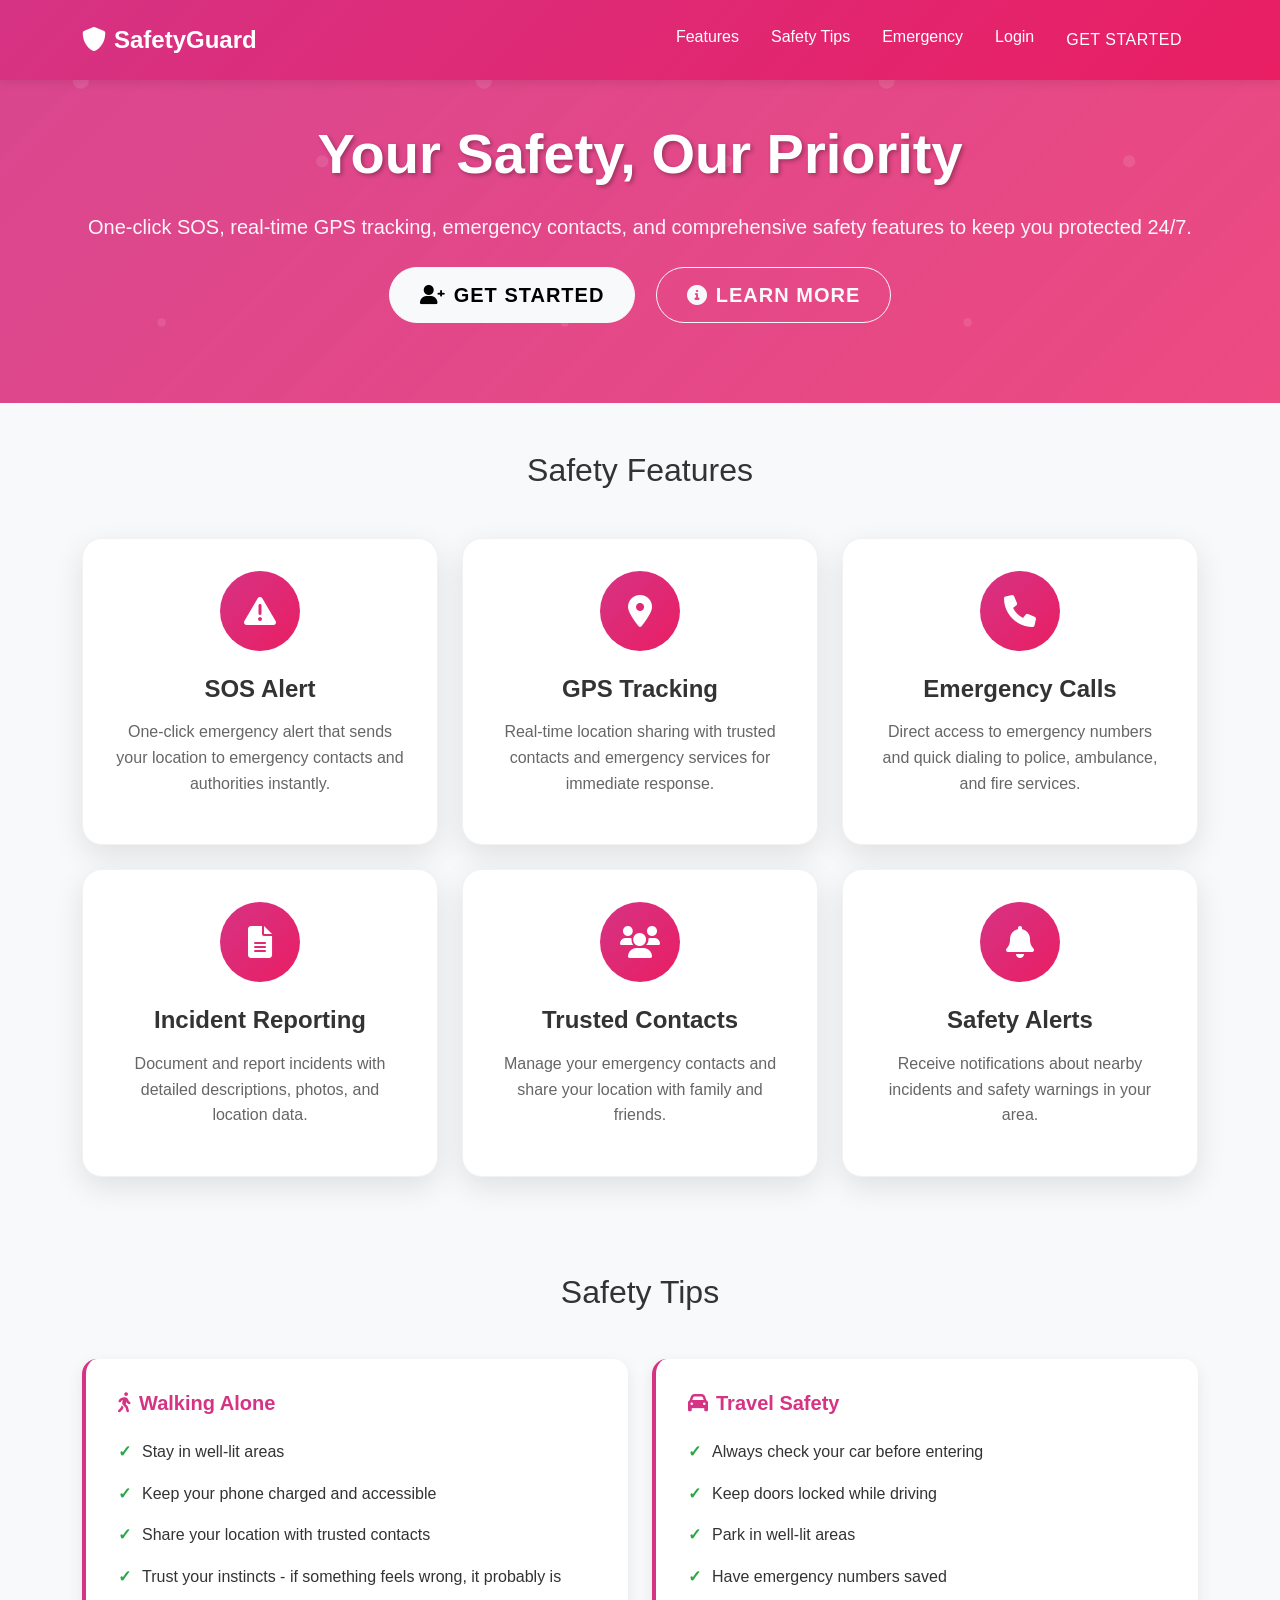
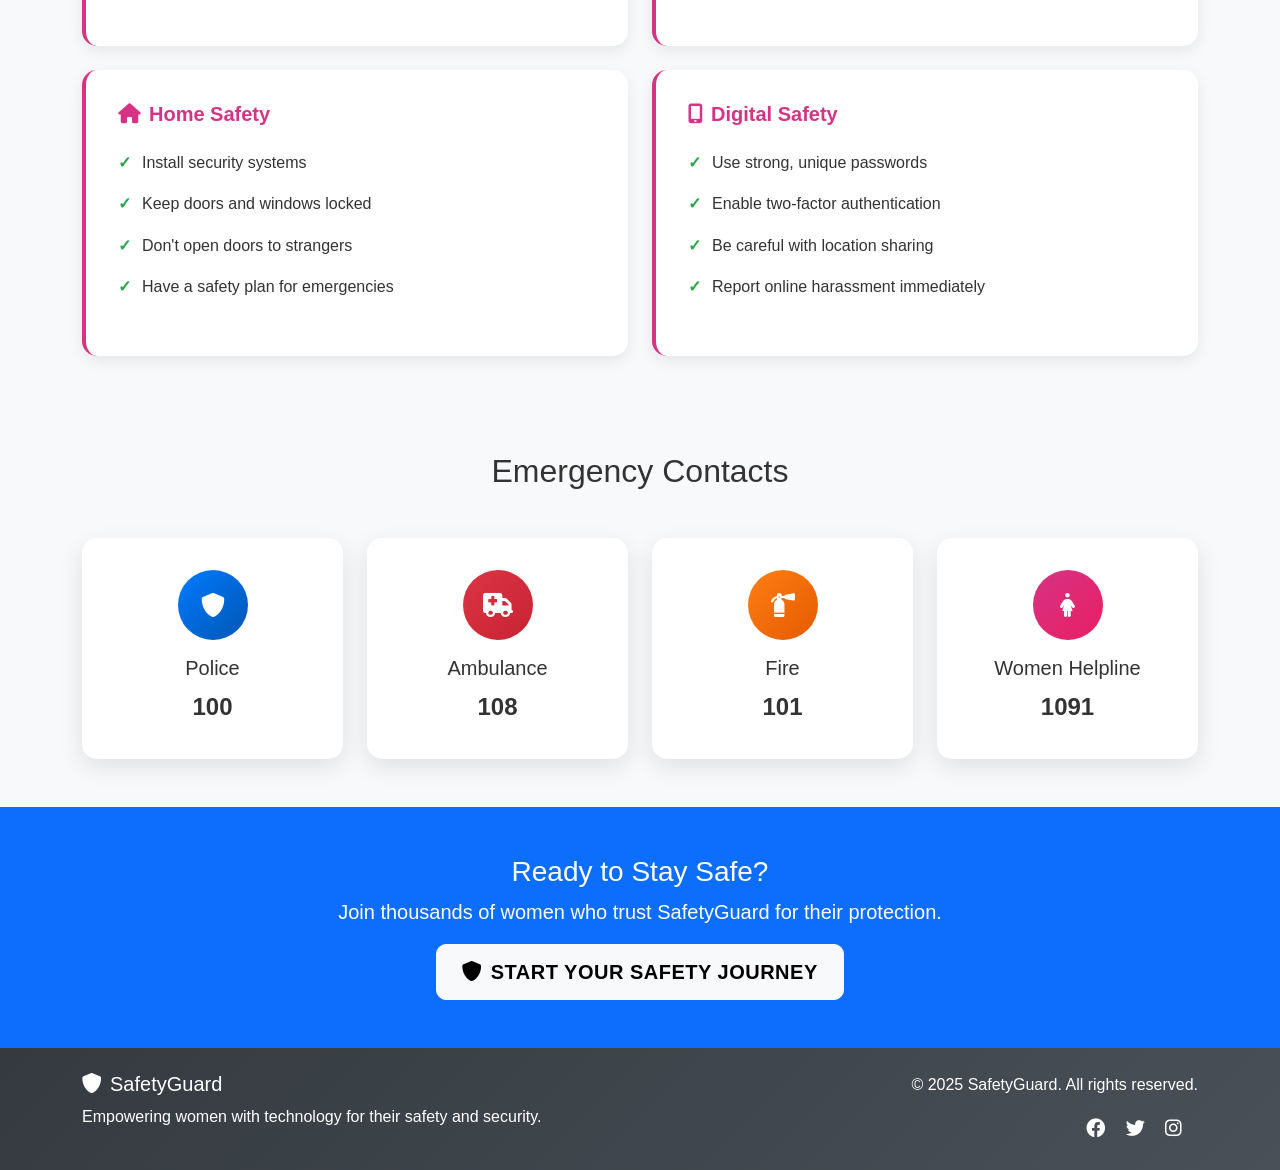
<file: index.html>
<!DOCTYPE html>
<html lang="en">
  <head>
    <meta charset="UTF-8" />
    <meta name="viewport" content="width=device-width, initial-scale=1.0" />
    <title>Women Safety System - Your Safety, Our Priority</title>
    <link
      href="https://cdn.jsdelivr.net/npm/bootstrap@5.3.0/dist/css/bootstrap.min.css"
      rel="stylesheet"
    />
    <link rel="stylesheet" href="https://cdnjs.cloudflare.com/ajax/libs/font-awesome/6.0.0/css/all.min.css" />
    <link rel="stylesheet" href="css/style.css" />
  </head>

  <body>
    <!-- Navbar -->
    <nav class="navbar navbar-expand-lg fixed-top">
      <div class="container">
        <a class="navbar-brand fw-bold" href="index.html">
          <i class="fas fa-shield-alt me-2"></i>SafetyGuard
        </a>
        <button class="navbar-toggler" type="button" data-bs-toggle="collapse" data-bs-target="#navbarNav">
          <span class="navbar-toggler-icon"></span>
        </button>
        <div class="collapse navbar-collapse" id="navbarNav">
          <ul class="navbar-nav ms-auto">
            <li class="nav-item">
              <a class="nav-link" href="#features">Features</a>
            </li>
            <li class="nav-item">
              <a class="nav-link" href="#safety-tips">Safety Tips</a>
            </li>
            <li class="nav-item">
              <a class="nav-link" href="#emergency">Emergency</a>
            </li>
            <li class="nav-item">
              <a class="nav-link" href="html/login.html">Login</a>
            </li>
            <li class="nav-item">
              <a class="nav-link btn btn-outline-light btn-sm ms-2" href="html/register.html">Get Started</a>
            </li>

          </ul>
        </div>
      </div>
    </nav>

    <!-- Hero Section -->
    <section class="hero d-flex align-items-center justify-content-center text-center">
      <div class="hero-content">
        <h1 class="fw-bold display-4 mb-4">Your Safety, Our Priority</h1>
        <p class="lead mb-4">One-click SOS, real-time GPS tracking, emergency contacts, and comprehensive safety features to keep you protected 24/7.</p>
        <div class="hero-buttons">
          <a href="html/register.html" class="btn btn-light btn-lg me-3">
            <i class="fas fa-user-plus me-2"></i>Get Started
          </a>

          <a href="#features" class="btn btn-outline-light btn-lg">
            <i class="fas fa-info-circle me-2"></i>Learn More
          </a>
        </div>
      </div>
    </section>

    <!-- Features Section -->
    <section id="features" class="py-5">
      <div class="container">
        <h2 class="text-center mb-5">Safety Features</h2>
        <div class="row g-4">
          <div class="col-md-4">
            <div class="feature-card text-center">
              <div class="feature-icon">
                <i class="fas fa-exclamation-triangle"></i>
              </div>
              <h4>SOS Alert</h4>
              <p>One-click emergency alert that sends your location to emergency contacts and authorities instantly.</p>
            </div>
          </div>
          <div class="col-md-4">
            <div class="feature-card text-center">
              <div class="feature-icon">
                <i class="fas fa-map-marker-alt"></i>
              </div>
              <h4>GPS Tracking</h4>
              <p>Real-time location sharing with trusted contacts and emergency services for immediate response.</p>
            </div>
          </div>
          <div class="col-md-4">
            <div class="feature-card text-center">
              <div class="feature-icon">
                <i class="fas fa-phone"></i>
              </div>
              <h4>Emergency Calls</h4>
              <p>Direct access to emergency numbers and quick dialing to police, ambulance, and fire services.</p>
            </div>
          </div>
          <div class="col-md-4">
            <div class="feature-card text-center">
              <div class="feature-icon">
                <i class="fas fa-file-alt"></i>
              </div>
              <h4>Incident Reporting</h4>
              <p>Document and report incidents with detailed descriptions, photos, and location data.</p>
            </div>
          </div>
          <div class="col-md-4">
            <div class="feature-card text-center">
              <div class="feature-icon">
                <i class="fas fa-users"></i>
              </div>
              <h4>Trusted Contacts</h4>
              <p>Manage your emergency contacts and share your location with family and friends.</p>
            </div>
          </div>
          <div class="col-md-4">
            <div class="feature-card text-center">
              <div class="feature-icon">
                <i class="fas fa-bell"></i>
              </div>
              <h4>Safety Alerts</h4>
              <p>Receive notifications about nearby incidents and safety warnings in your area.</p>
            </div>
          </div>
        </div>
      </div>
    </section>

    <!-- Safety Tips Section -->
    <section id="safety-tips" class="py-5 bg-light">
      <div class="container">
        <h2 class="text-center mb-5">Safety Tips</h2>
        <div class="row g-4">
          <div class="col-lg-6">
            <div class="tip-card">
              <h5><i class="fas fa-walking me-2"></i>Walking Alone</h5>
              <ul>
                <li>Stay in well-lit areas</li>
                <li>Keep your phone charged and accessible</li>
                <li>Share your location with trusted contacts</li>
                <li>Trust your instincts - if something feels wrong, it probably is</li>
              </ul>
            </div>
          </div>
          <div class="col-lg-6">
            <div class="tip-card">
              <h5><i class="fas fa-car me-2"></i>Travel Safety</h5>
              <ul>
                <li>Always check your car before entering</li>
                <li>Keep doors locked while driving</li>
                <li>Park in well-lit areas</li>
                <li>Have emergency numbers saved</li>
              </ul>
            </div>
          </div>
          <div class="col-lg-6">
            <div class="tip-card">
              <h5><i class="fas fa-home me-2"></i>Home Safety</h5>
              <ul>
                <li>Install security systems</li>
                <li>Keep doors and windows locked</li>
                <li>Don't open doors to strangers</li>
                <li>Have a safety plan for emergencies</li>
              </ul>
            </div>
          </div>
          <div class="col-lg-6">
            <div class="tip-card">
              <h5><i class="fas fa-mobile-alt me-2"></i>Digital Safety</h5>
              <ul>
                <li>Use strong, unique passwords</li>
                <li>Enable two-factor authentication</li>
                <li>Be careful with location sharing</li>
                <li>Report online harassment immediately</li>
              </ul>
            </div>
          </div>
        </div>
      </div>
    </section>

    <!-- Emergency Contacts Section -->
    <section id="emergency" class="py-5">
      <div class="container">
        <h2 class="text-center mb-5">Emergency Contacts</h2>
        <div class="row g-4">
          <div class="col-md-3">
            <div class="emergency-card text-center">
              <div class="emergency-icon police">
                <i class="fas fa-shield-alt"></i>
              </div>
              <h5>Police</h5>
              <p class="emergency-number">100</p>
            </div>
          </div>
          <div class="col-md-3">
            <div class="emergency-card text-center">
              <div class="emergency-icon ambulance">
                <i class="fas fa-ambulance"></i>
              </div>
              <h5>Ambulance</h5>
              <p class="emergency-number">108</p>
            </div>
          </div>
          <div class="col-md-3">
            <div class="emergency-card text-center">
              <div class="emergency-icon fire">
                <i class="fas fa-fire-extinguisher"></i>
              </div>
              <h5>Fire</h5>
              <p class="emergency-number">101</p>
            </div>
          </div>
          <div class="col-md-3">
            <div class="emergency-card text-center">
              <div class="emergency-icon women">
                <i class="fas fa-female"></i>
              </div>
              <h5>Women Helpline</h5>
              <p class="emergency-number">1091</p>
            </div>
          </div>
        </div>
      </div>
    </section>

    <!-- CTA Section -->
    <section class="py-5 bg-primary text-white">
      <div class="container text-center">
        <h3>Ready to Stay Safe?</h3>
        <p class="lead">Join thousands of women who trust SafetyGuard for their protection.</p>
        <a href="html/register.html" class="btn btn-light btn-lg">
          <i class="fas fa-shield-alt me-2"></i>Start Your Safety Journey
        </a>
      </div>

    </section>

    <!-- Footer -->
    <footer class="py-4">
      <div class="container">
        <div class="row">
          <div class="col-md-6">
            <h5><i class="fas fa-shield-alt me-2"></i>SafetyGuard</h5>
            <p>Empowering women with technology for their safety and security.</p>
          </div>
          <div class="col-md-6 text-md-end">
            <p>© 2025 SafetyGuard. All rights reserved.</p>
            <div class="social-links">
              <a href="#" class="me-3"><i class="fab fa-facebook"></i></a>
              <a href="#" class="me-3"><i class="fab fa-twitter"></i></a>
              <a href="#" class="me-3"><i class="fab fa-instagram"></i></a>
            </div>
          </div>
        </div>
      </div>
    </footer>

    <script src="https://cdn.jsdelivr.net/npm/bootstrap@5.3.0/dist/js/bootstrap.bundle.min.js"></script>
    <script src="js/script.js"></script>
  </body>

</html>
</file>
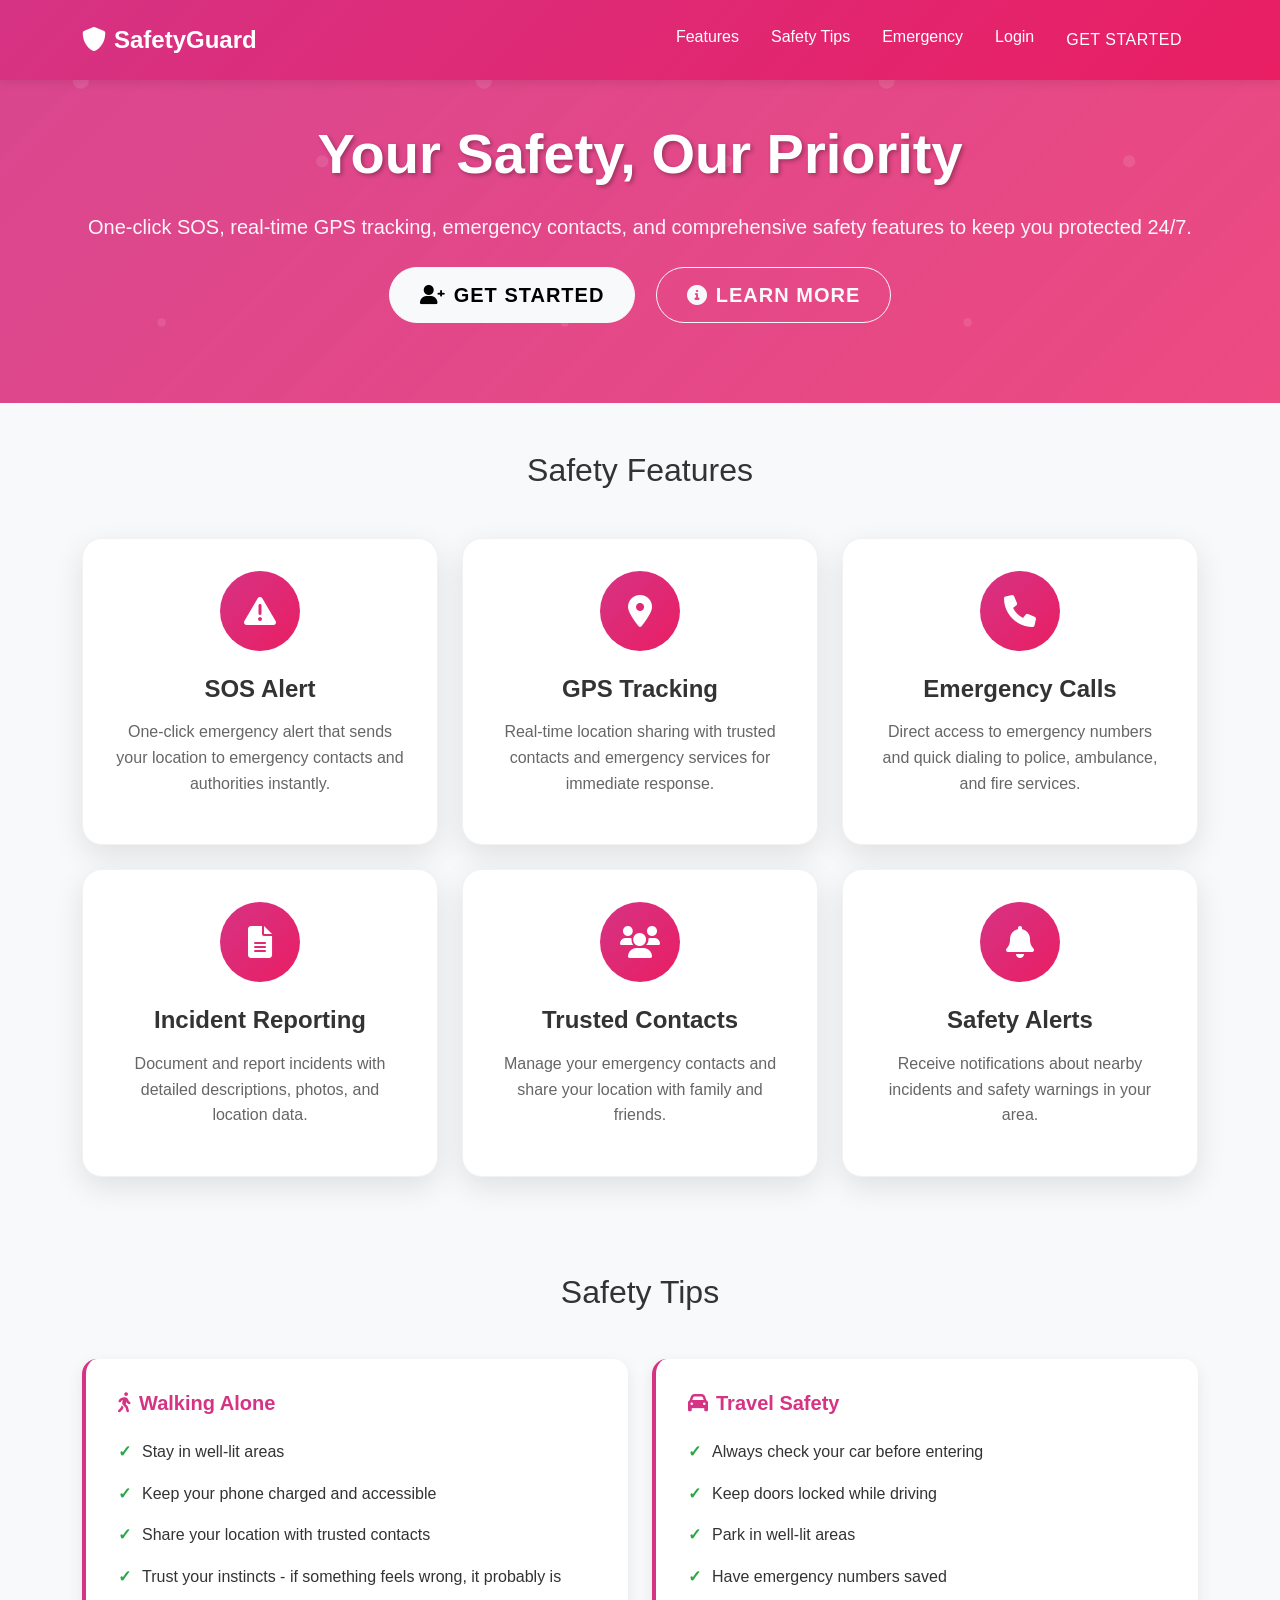
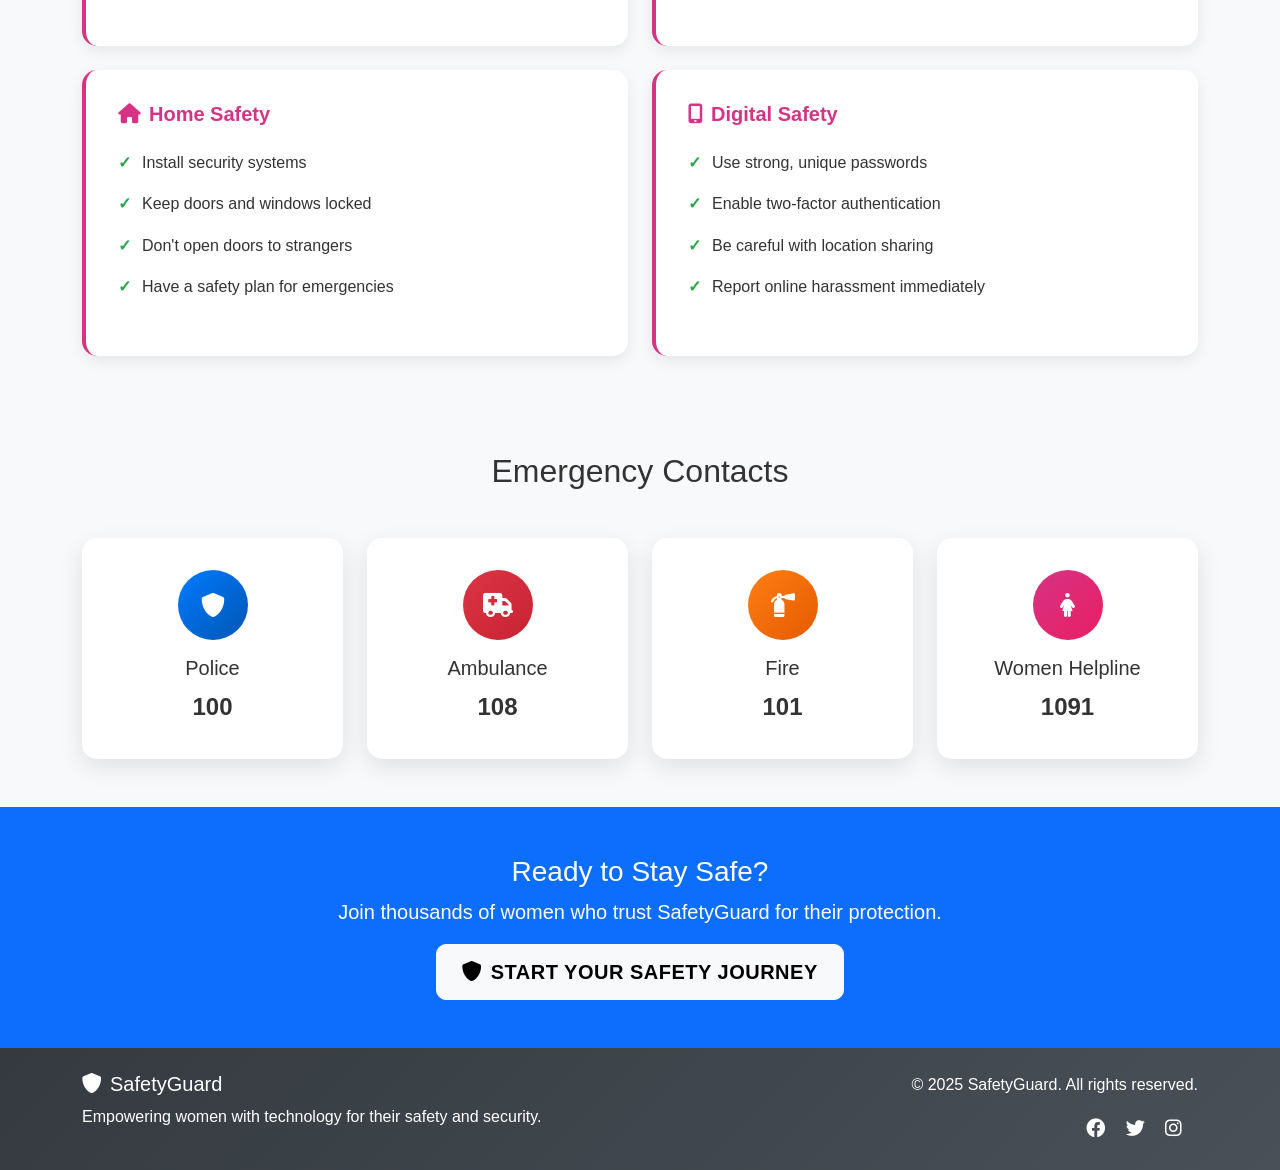
<file: html/index.html>
<!DOCTYPE html>
<html lang="en">
  <head>
    <meta charset="UTF-8" />
    <meta name="viewport" content="width=device-width, initial-scale=1.0" />
    <title>Women Safety System - Your Safety, Our Priority</title>
    <link
      href="https://cdn.jsdelivr.net/npm/bootstrap@5.3.0/dist/css/bootstrap.min.css"
      rel="stylesheet"
    />
    <link rel="stylesheet" href="https://cdnjs.cloudflare.com/ajax/libs/font-awesome/6.0.0/css/all.min.css" />
    <link rel="stylesheet" href="../css/style.css" />
  </head>
  <body>
    <!-- Navbar -->
    <nav class="navbar navbar-expand-lg fixed-top">
      <div class="container">
        <a class="navbar-brand fw-bold" href="index.html">
          <i class="fas fa-shield-alt me-2"></i>SafetyGuard
        </a>
        <button class="navbar-toggler" type="button" data-bs-toggle="collapse" data-bs-target="#navbarNav">
          <span class="navbar-toggler-icon"></span>
        </button>
        <div class="collapse navbar-collapse" id="navbarNav">
          <ul class="navbar-nav ms-auto">
            <li class="nav-item">
              <a class="nav-link" href="#features">Features</a>
            </li>
            <li class="nav-item">
              <a class="nav-link" href="#safety-tips">Safety Tips</a>
            </li>
            <li class="nav-item">
              <a class="nav-link" href="#emergency">Emergency</a>
            </li>
            <li class="nav-item">
              <a class="nav-link" href="login.html">Login</a>
            </li>
            <li class="nav-item">
              <a class="nav-link btn btn-outline-light btn-sm ms-2" href="register.html">Get Started</a>
            </li>
          </ul>
        </div>
      </div>
    </nav>

    <!-- Hero Section -->
    <section class="hero d-flex align-items-center justify-content-center text-center">
      <div class="hero-content">
        <h1 class="fw-bold display-4 mb-4">Your Safety, Our Priority</h1>
        <p class="lead mb-4">One-click SOS, real-time GPS tracking, emergency contacts, and comprehensive safety features to keep you protected 24/7.</p>
        <div class="hero-buttons">
          <a href="register.html" class="btn btn-light btn-lg me-3">
            <i class="fas fa-user-plus me-2"></i>Get Started
          </a>
          <a href="#features" class="btn btn-outline-light btn-lg">
            <i class="fas fa-info-circle me-2"></i>Learn More
          </a>
        </div>
      </div>
    </section>

    <!-- Features Section -->
    <section id="features" class="py-5">
      <div class="container">
        <h2 class="text-center mb-5">Safety Features</h2>
        <div class="row g-4">
          <div class="col-md-4">
            <div class="feature-card text-center">
              <div class="feature-icon">
                <i class="fas fa-exclamation-triangle"></i>
              </div>
              <h4>SOS Alert</h4>
              <p>One-click emergency alert that sends your location to emergency contacts and authorities instantly.</p>
            </div>
          </div>
          <div class="col-md-4">
            <div class="feature-card text-center">
              <div class="feature-icon">
                <i class="fas fa-map-marker-alt"></i>
              </div>
              <h4>GPS Tracking</h4>
              <p>Real-time location sharing with trusted contacts and emergency services for immediate response.</p>
            </div>
          </div>
          <div class="col-md-4">
            <div class="feature-card text-center">
              <div class="feature-icon">
                <i class="fas fa-phone"></i>
              </div>
              <h4>Emergency Calls</h4>
              <p>Direct access to emergency numbers and quick dialing to police, ambulance, and fire services.</p>
            </div>
          </div>
          <div class="col-md-4">
            <div class="feature-card text-center">
              <div class="feature-icon">
                <i class="fas fa-file-alt"></i>
              </div>
              <h4>Incident Reporting</h4>
              <p>Document and report incidents with detailed descriptions, photos, and location data.</p>
            </div>
          </div>
          <div class="col-md-4">
            <div class="feature-card text-center">
              <div class="feature-icon">
                <i class="fas fa-users"></i>
              </div>
              <h4>Trusted Contacts</h4>
              <p>Manage your emergency contacts and share your location with family and friends.</p>
            </div>
          </div>
          <div class="col-md-4">
            <div class="feature-card text-center">
              <div class="feature-icon">
                <i class="fas fa-bell"></i>
              </div>
              <h4>Safety Alerts</h4>
              <p>Receive notifications about nearby incidents and safety warnings in your area.</p>
            </div>
          </div>
        </div>
      </div>
    </section>

    <!-- Safety Tips Section -->
    <section id="safety-tips" class="py-5 bg-light">
      <div class="container">
        <h2 class="text-center mb-5">Safety Tips</h2>
        <div class="row g-4">
          <div class="col-lg-6">
            <div class="tip-card">
              <h5><i class="fas fa-walking me-2"></i>Walking Alone</h5>
              <ul>
                <li>Stay in well-lit areas</li>
                <li>Keep your phone charged and accessible</li>
                <li>Share your location with trusted contacts</li>
                <li>Trust your instincts - if something feels wrong, it probably is</li>
              </ul>
            </div>
          </div>
          <div class="col-lg-6">
            <div class="tip-card">
              <h5><i class="fas fa-car me-2"></i>Travel Safety</h5>
              <ul>
                <li>Always check your car before entering</li>
                <li>Keep doors locked while driving</li>
                <li>Park in well-lit areas</li>
                <li>Have emergency numbers saved</li>
              </ul>
            </div>
          </div>
          <div class="col-lg-6">
            <div class="tip-card">
              <h5><i class="fas fa-home me-2"></i>Home Safety</h5>
              <ul>
                <li>Install security systems</li>
                <li>Keep doors and windows locked</li>
                <li>Don't open doors to strangers</li>
                <li>Have a safety plan for emergencies</li>
              </ul>
            </div>
          </div>
          <div class="col-lg-6">
            <div class="tip-card">
              <h5><i class="fas fa-mobile-alt me-2"></i>Digital Safety</h5>
              <ul>
                <li>Use strong, unique passwords</li>
                <li>Enable two-factor authentication</li>
                <li>Be careful with location sharing</li>
                <li>Report online harassment immediately</li>
              </ul>
            </div>
          </div>
        </div>
      </div>
    </section>

    <!-- Emergency Contacts Section -->
    <section id="emergency" class="py-5">
      <div class="container">
        <h2 class="text-center mb-5">Emergency Contacts</h2>
        <div class="row g-4">
          <div class="col-md-3">
            <div class="emergency-card text-center">
              <div class="emergency-icon police">
                <i class="fas fa-shield-alt"></i>
              </div>
              <h5>Police</h5>
              <p class="emergency-number">100</p>
            </div>
          </div>
          <div class="col-md-3">
            <div class="emergency-card text-center">
              <div class="emergency-icon ambulance">
                <i class="fas fa-ambulance"></i>
              </div>
              <h5>Ambulance</h5>
              <p class="emergency-number">108</p>
            </div>
          </div>
          <div class="col-md-3">
            <div class="emergency-card text-center">
              <div class="emergency-icon fire">
                <i class="fas fa-fire-extinguisher"></i>
              </div>
              <h5>Fire</h5>
              <p class="emergency-number">101</p>
            </div>
          </div>
          <div class="col-md-3">
            <div class="emergency-card text-center">
              <div class="emergency-icon women">
                <i class="fas fa-female"></i>
              </div>
              <h5>Women Helpline</h5>
              <p class="emergency-number">1091</p>
            </div>
          </div>
        </div>
      </div>
    </section>

    <!-- CTA Section -->
    <section class="py-5 bg-primary text-white">
      <div class="container text-center">
        <h3>Ready to Stay Safe?</h3>
        <p class="lead">Join thousands of women who trust SafetyGuard for their protection.</p>
        <a href="register.html" class="btn btn-light btn-lg">
          <i class="fas fa-shield-alt me-2"></i>Start Your Safety Journey
        </a>
      </div>
    </section>

    <!-- Footer -->
    <footer class="py-4">
      <div class="container">
        <div class="row">
          <div class="col-md-6">
            <h5><i class="fas fa-shield-alt me-2"></i>SafetyGuard</h5>
            <p>Empowering women with technology for their safety and security.</p>
          </div>
          <div class="col-md-6 text-md-end">
            <p>© 2025 SafetyGuard. All rights reserved.</p>
            <div class="social-links">
              <a href="#" class="me-3"><i class="fab fa-facebook"></i></a>
              <a href="#" class="me-3"><i class="fab fa-twitter"></i></a>
              <a href="#" class="me-3"><i class="fab fa-instagram"></i></a>
            </div>
          </div>
        </div>
      </div>
    </footer>

    <script src="https://cdn.jsdelivr.net/npm/bootstrap@5.3.0/dist/js/bootstrap.bundle.min.js"></script>
    <script src="../js/script.js"></script>
  </body>
</html>
</file>
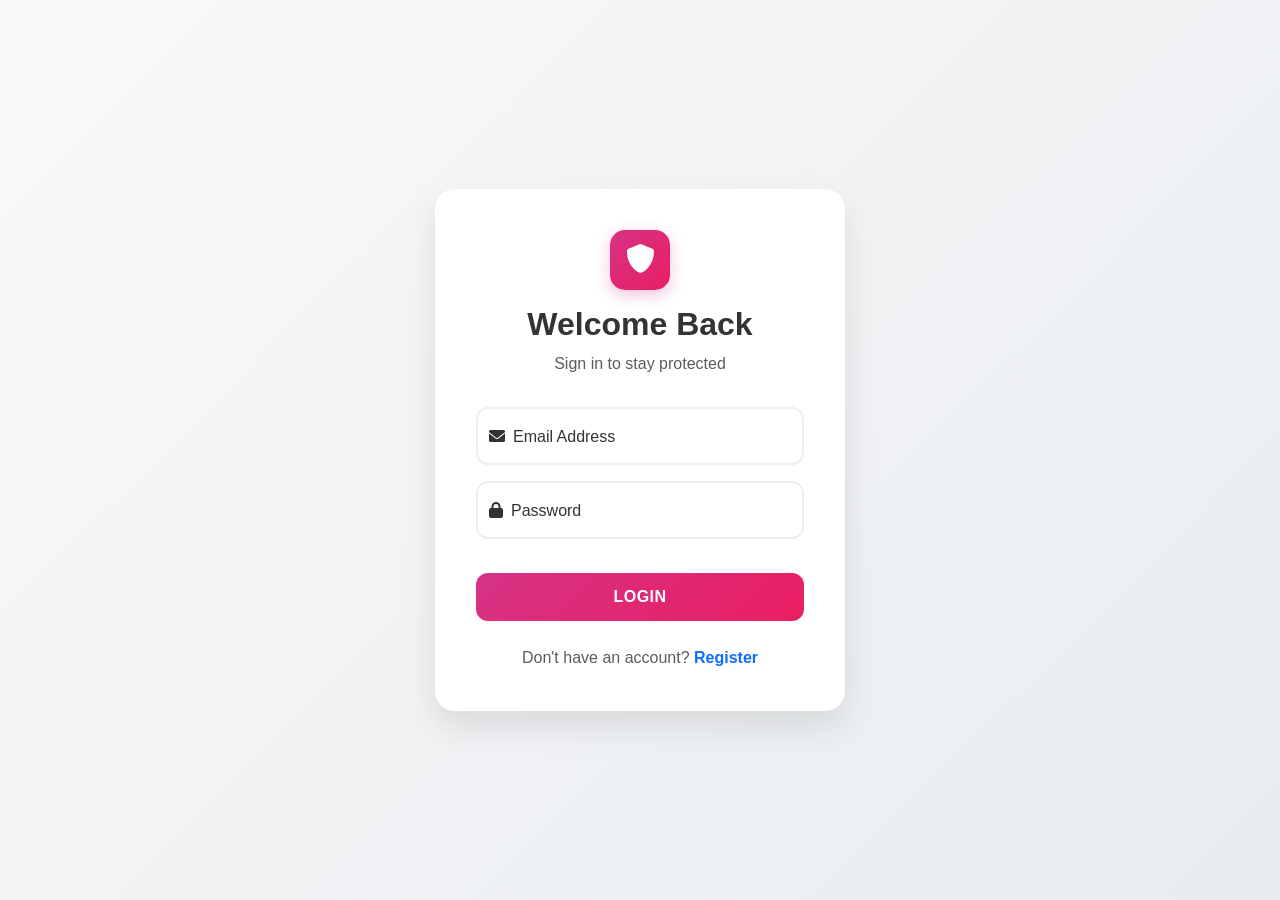
<file: html/contacts.html>
<!DOCTYPE html>
<html lang="en">
  <head>
    <meta charset="UTF-8" />
    <meta name="viewport" content="width=device-width, initial-scale=1.0" />
    <title>Emergency Contacts - SafetyGuard</title>
    <link
      href="https://cdn.jsdelivr.net/npm/bootstrap@5.3.0/dist/css/bootstrap.min.css"
      rel="stylesheet"
    />
    <link rel="stylesheet" href="https://cdnjs.cloudflare.com/ajax/libs/font-awesome/6.0.0/css/all.min.css" />
    <link rel="stylesheet" href="../css/style.css" />
  </head>
  <body>
    <!-- Navbar -->
    <nav class="navbar navbar-expand-lg fixed-top">
      <div class="container">
        <a class="navbar-brand fw-bold" href="../index.html">
          <i class="fas fa-shield-alt me-2"></i>SafetyGuard
        </a>
        <button class="navbar-toggler" type="button" data-bs-toggle="collapse" data-bs-target="#navbarNav">
          <span class="navbar-toggler-icon"></span>
        </button>
        <div class="collapse navbar-collapse" id="navbarNav">
          <ul class="navbar-nav ms-auto">
            <li class="nav-item">
              <a class="nav-link" href="dashboard.html">Dashboard</a>
            </li>
            <li class="nav-item">
              <a class="nav-link" href="report.html">Report Incident</a>
            </li>
            <li class="nav-item">
              <a class="nav-link active" href="contacts.html">Emergency Contacts</a>
            </li>
            <li class="nav-item">
              <a class="nav-link" href="profile.html">Profile</a>
            </li>
            <li class="nav-item">
              <a class="nav-link" href="javascript:void(0)" onclick="logoutUser()">Logout</a>
            </li>
          </ul>
        </div>
      </div>
    </nav>

    <!-- Main Content -->
    <div class="container" style="margin-top: 100px;">
      <div class="row">
        <div class="col-lg-8 mx-auto">
          <!-- Header -->
          <div class="text-center mb-5">
            <h2><i class="fas fa-users me-2"></i>Emergency Contacts</h2>
            <p class="text-muted">Manage your trusted emergency contacts who will be notified in case of an emergency.</p>
          </div>

          <!-- Add Contact Form -->
          <div class="card mb-4">
            <div class="card-header">
              <h5 class="mb-0"><i class="fas fa-plus me-2"></i>Add New Contact</h5>
            </div>
            <div class="card-body">
              <form id="addContactForm">
                <div class="row">
                  <div class="col-md-4 mb-3">
                    <label for="contactName" class="form-label">Full Name</label>
                    <input type="text" class="form-control" id="contactName" required>
                  </div>
                  <div class="col-md-4 mb-3">
                    <label for="contactPhone" class="form-label">Phone Number</label>
                    <input type="tel" class="form-control" id="contactPhone" required>
                  </div>
                  <div class="col-md-4 mb-3">
                    <label for="contactRelationship" class="form-label">Relationship</label>
                    <select class="form-select" id="contactRelationship" required>
                      <option value="">Select relationship</option>
                      <option value="Family">Family</option>
                      <option value="Friend">Friend</option>
                      <option value="Partner">Partner</option>
                      <option value="Parent">Parent</option>
                      <option value="Sibling">Sibling</option>
                      <option value="Colleague">Colleague</option>
                      <option value="Other">Other</option>
                    </select>
                  </div>
                </div>
                <button type="submit" class="btn btn-primary">
                  <i class="fas fa-plus me-2"></i>Add Contact
                </button>
              </form>
            </div>
          </div>

          <!-- Contacts List -->
          <div class="card">
            <div class="card-header d-flex justify-content-between align-items-center">
              <h5 class="mb-0"><i class="fas fa-address-book me-2"></i>Your Contacts</h5>
              <span class="badge bg-primary" id="contactCount">0 contacts</span>
            </div>
            <div class="card-body">
              <div id="contactsList">
                <!-- Sample contacts -->
                <div class="contact-item d-flex align-items-center justify-content-between p-3 border rounded mb-3">
                  <div class="d-flex align-items-center">
                    <div class="contact-avatar me-3">
                      <i class="fas fa-user-circle fa-2x text-primary"></i>
                    </div>
                    <div>
                      <h6 class="mb-1">PAYAL HUMBAL</h6>
                      <p class="mb-1 text-muted">+91 9872564310</p>
                      <small class="badge bg-info">Sibling</small>
                    </div>
                  </div>
                  <div class="contact-actions">
                    <button class="btn btn-sm btn-outline-primary me-2" onclick="testContact('PAYAL HUMBAL')">
                      <i class="fas fa-phone"></i> Test Call
                    </button>
                    <button class="btn btn-sm btn-outline-success me-2" onclick="testSMS('PAYAL HUMBAL')">
                      <i class="fas fa-sms"></i> Test SMS
                    </button>
                    <button class="btn btn-sm btn-outline-danger" onclick="removeContact(1)">
                      <i class="fas fa-trash"></i>
                    </button>
                  </div>
                </div>

                <div class="contact-item d-flex align-items-center justify-content-between p-3 border rounded mb-3">
                  <div class="d-flex align-items-center">
                    <div class="contact-avatar me-3">
                      <i class="fas fa-user-circle fa-2x text-success"></i>
                    </div>
                    <div>
                      <h6 class="mb-1">PRAPTI JODHANI</h6>
                      <p class="mb-1 text-muted">+91 8957463201</p>
                      <small class="badge bg-warning">Friend</small>
                    </div>
                  </div>
                  <div class="contact-actions">
                    <button class="btn btn-sm btn-outline-primary me-2" onclick="testContact('PRAPTI JODHANI')">
                      <i class="fas fa-phone"></i> Test Call
                    </button>
                    <button class="btn btn-sm btn-outline-success me-2" onclick="testSMS('PRAPTI JODHANI')">
                      <i class="fas fa-sms"></i> Test SMS
                    </button>
                    <button class="btn btn-sm btn-outline-danger" onclick="removeContact(2)">
                      <i class="fas fa-trash"></i>
                    </button>
                  </div>
                </div>

                <div class="contact-item d-flex align-items-center justify-content-between p-3 border rounded">
                  <div class="d-flex align-items-center">
                    <div class="contact-avatar me-3">
                      <i class="fas fa-user-circle fa-2x text-warning"></i>
                    </div>
                    <div>
                      <h6 class="mb-1">PAPA</h6>
                      <p class="mb-1 text-muted">+91 7894562845</p>
                      <small class="badge bg-secondary">Parent</small>
                    </div>
                  </div>
                  <div class="contact-actions">
                    <button class="btn btn-sm btn-outline-primary me-2" onclick="testContact('PAPA')">
                      <i class="fas fa-phone"></i> Test Call
                    </button>
                    <button class="btn btn-sm btn-outline-success me-2" onclick="testSMS('PAPA')">
                      <i class="fas fa-sms"></i> Test SMS
                    </button>
                    <button class="btn btn-sm btn-outline-danger" onclick="removeContact(3)">
                      <i class="fas fa-trash"></i>
                    </button>
                  </div>
                </div>
              </div>
            </div>
          </div>

          <div class="card mt-4">
            <div class="card-header">
              <h5 class="mb-0"><i class="fas fa-shield-alt me-2"></i>Emergency Services</h5>
            </div>
            <div class="card-body">
              <div class="row">
                <div class="col-md-3 mb-3">
                  <div class="text-center">
                    <div class="emergency-service-icon bg-danger">
                      <i class="fas fa-shield-alt text-white"></i>
                    </div>
                    <h6 class="mt-2">Police</h6>
                    <p class="text-muted">100</p>
                    <button class="btn btn-sm btn-danger" onclick="safetyApp.callEmergency('100', 'Police')">
                      <i class="fas fa-phone me-1"></i>Call
                    </button>
                  </div>
                </div>
                <div class="col-md-3 mb-3">
                  <div class="text-center">
                    <div class="emergency-service-icon bg-success">
                      <i class="fas fa-ambulance text-white"></i>
                    </div>
                    <h6 class="mt-2">Ambulance</h6>
                    <p class="text-muted">108</p>
                    <button class="btn btn-sm btn-success" onclick="safetyApp.callEmergency('108', 'Ambulance')">
                      <i class="fas fa-phone me-1"></i>Call
                    </button>
                  </div>
                </div>
                <div class="col-md-3 mb-3">
                  <div class="text-center">
                    <div class="emergency-service-icon bg-warning">
                      <i class="fas fa-fire-extinguisher text-white"></i>
                    </div>
                    <h6 class="mt-2">Fire</h6>
                    <p class="text-muted">101</p>
                    <button class="btn btn-sm btn-warning" onclick="safetyApp.callEmergency('101', 'Fire')">
                      <i class="fas fa-phone me-1"></i>Call
                    </button>
                  </div>
                </div>
                <div class="col-md-3 mb-3">
                  <div class="text-center">
                    <div class="emergency-service-icon bg-info">
                      <i class="fas fa-female text-white"></i>
                    </div>
                    <h6 class="mt-2">Women Helpline</h6>
                    <p class="text-muted">1091</p>
                    <button class="btn btn-sm btn-info" onclick="safetyApp.callEmergency('1091', 'Women Helpline')">
                      <i class="fas fa-phone me-1"></i>Call
                    </button>
                  </div>
                </div>
              </div>
            </div>
          </div>
        </div>
      </div>
    </div>

    <!-- Add Contact Modal -->
    <div class="modal fade" id="editContactModal" tabindex="-1">
      <div class="modal-dialog">
        <div class="modal-content">
          <div class="modal-header">
            <h5 class="modal-title">Edit Contact</h5>
            <button type="button" class="btn-close" data-bs-dismiss="modal"></button>
          </div>
          <div class="modal-body">
            <form id="editContactForm">
              <div class="mb-3">
                <label for="editContactName" class="form-label">Full Name</label>
                <input type="text" class="form-control" id="editContactName" required>
              </div>
              <div class="mb-3">
                <label for="editContactPhone" class="form-label">Phone Number</label>
                <input type="tel" class="form-control" id="editContactPhone" required>
              </div>
              <div class="mb-3">
                <label for="editContactRelationship" class="form-label">Relationship</label>
                <select class="form-select" id="editContactRelationship" required>
                  <option value="Family">Family</option>
                  <option value="Friend">Friend</option>
                  <option value="Partner">Partner</option>
                  <option value="Parent">Parent</option>
                  <option value="Sibling">Sibling</option>
                  <option value="Colleague">Colleague</option>
                  <option value="Other">Other</option>
                </select>
              </div>
            </form>
          </div>
          <div class="modal-footer">
            <button type="button" class="btn btn-secondary" data-bs-dismiss="modal">Cancel</button>
            <button type="button" class="btn btn-primary" onclick="safetyApp.saveContactEdit()">Save Changes</button>
          </div>
        </div>
      </div>
    </div>

    <script src="https://cdn.jsdelivr.net/npm/bootstrap@5.3.0/dist/js/bootstrap.bundle.min.js"></script>
    <script src="../js/script.js"></script>
    <script>
      // Form submission handling for contacts
      document.addEventListener('DOMContentLoaded', function() {
        const addContactForm = document.getElementById('addContactForm');
        if (addContactForm) {
          addContactForm.addEventListener('submit', function(event) {
            event.preventDefault();
            const name = document.getElementById('contactName').value;
            const phone = document.getElementById('contactPhone').value;
            const relationship = document.getElementById('contactRelationship').value;
            safetyApp.addEmergencyContact(name, phone, relationship);
            addContactForm.reset();
          });
        }
      });
    </script>
  </body>
</html>
</file>
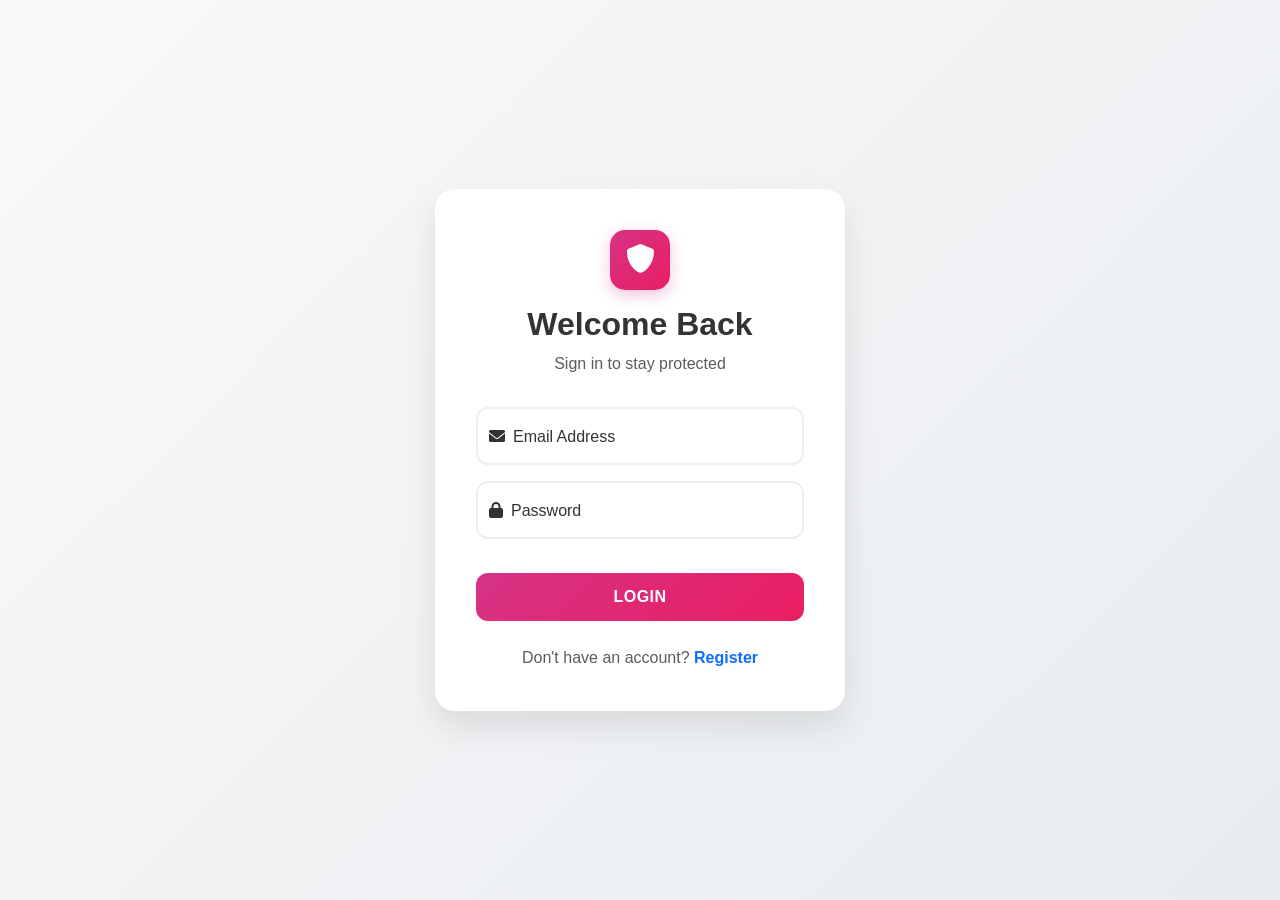
<file: html/dashboard.html>
<!DOCTYPE html>
<html lang="en">
  <head>
    <meta charset="UTF-8" />
    <meta name="viewport" content="width=device-width, initial-scale=1.0" />
    <title>Safety Dashboard - SafetyGuard</title>
    <link
      href="https://cdn.jsdelivr.net/npm/bootstrap@5.3.0/dist/css/bootstrap.min.css"
      rel="stylesheet"
    />
    <link rel="stylesheet" href="https://cdnjs.cloudflare.com/ajax/libs/font-awesome/6.0.0/css/all.min.css" />
    <link rel="stylesheet" href="../css/style.css" />
  </head>
  <body>
    <!-- Navbar -->
    <nav class="navbar navbar-expand-lg fixed-top">
      <div class="container">
        <a class="navbar-brand fw-bold" href="../index.html">
          <i class="fas fa-shield-alt me-2"></i>SafetyGuard
        </a>
        <button class="navbar-toggler" type="button" data-bs-toggle="collapse" data-bs-target="#navbarNav">
          <span class="navbar-toggler-icon"></span>
        </button>
        <div class="collapse navbar-collapse" id="navbarNav">
          <ul class="navbar-nav ms-auto">
            <li class="nav-item">
              <a class="nav-link" href="report.html">Report Incident</a>
            </li>
            <li class="nav-item">
              <a class="nav-link" href="contacts.html">Emergency Contacts</a>
            </li>
            <li class="nav-item">
              <a class="nav-link" href="profile.html">Profile</a>
            </li>
            <li class="nav-item">
              <a class="nav-link" href="javascript:void(0)" onclick="logoutUser()">Logout</a>
            </li>
          </ul>
        </div>
      </div>
    </nav>

    <!-- Main Content -->
    <div class="container-fluid" style="margin-top: 80px;">
      <div class="row">
        <!-- Sidebar -->
        <div class="col-lg-3 col-md-4">
          <div class="card mb-4">
            <div class="card-body text-center">
              <div class="profile-avatar mb-3">
                <i class="fas fa-user-circle fa-4x text-primary"></i>
              </div>
              <h5 class="card-title">Welcome, <span id="welcome-name">User</span>!</h5>
              <p class="text-muted">Last active: 2 minutes ago</p>
              <div class="status-indicator online"></div>
              <span class="status-text">Online</span>
            </div>
          </div>

          <!-- Quick Stats -->
          <div class="card mb-4">
            <div class="card-header">
              <h6 class="mb-0"><i class="fas fa-chart-bar me-2"></i>Safety Stats</h6>
            </div>
            <div class="card-body">
              <div class="stat-item d-flex justify-content-between mb-2">
                <span>Days Safe:</span>
                <strong class="text-success">45</strong>
              </div>
              <div class="stat-item d-flex justify-content-between mb-2">
                <span>Location Shares:</span>
                <strong class="text-info">12</strong>
              </div>
              <div class="stat-item d-flex justify-content-between mb-2">
                <span>Reports Filed:</span>
                <strong class="text-warning">3</strong>
              </div>
              <div class="stat-item d-flex justify-content-between">
                <span>Emergency Contacts:</span>
                <strong class="text-primary">5</strong>
              </div>
            </div>
          </div>

          <!-- Safety Tips Widget -->
          <div class="card">
            <div class="card-header">
              <h6 class="mb-0"><i class="fas fa-lightbulb me-2"></i>Safety Tip</h6>
            </div>
            <div class="card-body">
              <p class="small">Always share your location with trusted contacts when traveling alone, especially at night.</p>
              <button class="btn btn-sm btn-outline-primary" onclick="showRandomTip()">New Tip</button>
            </div>
          </div>
        </div>

        <!-- Main Dashboard -->
        <div class="col-lg-9 col-md-8">
          <!-- Emergency SOS Section -->
          <div class="alert alert-danger d-flex align-items-center" role="alert">
            <i class="fas fa-exclamation-triangle me-3 fa-2x"></i>
            <div>
              <h5 class="alert-heading">Emergency SOS</h5>
              <p class="mb-0">Press the SOS button below to immediately alert emergency contacts and authorities with your location.</p>
            </div>
          </div>

          <!-- Emergency Buttons -->
          <div class="row mb-4">
            <div class="col-12">
              <div class="card">
                <div class="card-body text-center">
                  <h4 class="mb-4">Emergency Actions</h4>
                  <div class="row g-3">
                    <div class="col-md-4">
                      <button class="btn btn-danger btn-lg w-100 dashboard-btn" onclick="safetyApp.sendSOS()" style="background: linear-gradient(135deg, #dc3545, #c82333);">
                        <i class="fas fa-exclamation-triangle"></i>
                        <span>SOS Alert</span>
                      </button>
                    </div>
                    <div class="col-md-4">
                      <button class="btn btn-warning btn-lg w-100 dashboard-btn" onclick="safetyApp.emergencyCall()" style="background: linear-gradient(135deg, #ffc107, #fd7e14);">
                        <i class="fas fa-phone"></i>
                        <span>Emergency Call</span>
                      </button>
                    </div>
                    <div class="col-md-4">
                      <button class="btn btn-info btn-lg w-100 dashboard-btn" onclick="safetyApp.shareLocation()" style="background: linear-gradient(135deg, #17a2b8, #6f42c1);">
                        <i class="fas fa-map-marker-alt"></i>
                        <span>Share Location</span>
                      </button>
                    </div>
                  </div>
                </div>
              </div>
            </div>
          </div>

          <!-- Quick Actions -->
          <div class="row mb-4">
            <div class="col-12">
              <h4 class="mb-3">Quick Actions</h4>
            </div>
            <div class="col-md-3 mb-3">
              <div class="card text-center quick-action-card">
                <div class="card-body">
                  <i class="fas fa-envelope fa-2x text-primary mb-2"></i>
                  <h6>Send Email</h6>
                  <button class="btn btn-sm btn-primary" onclick="sendEmail()">Send</button>
                </div>
              </div>
            </div>
            <div class="col-md-3 mb-3">
              <div class="card text-center quick-action-card">
                <div class="card-body">
                  <i class="fas fa-sms fa-2x text-success mb-2"></i>
                  <h6>Send SMS</h6>
                  <button class="btn btn-sm btn-success" onclick="sendSMS()">Send</button>
                </div>
              </div>
            </div>
            <div class="col-md-3 mb-3">
              <div class="card text-center quick-action-card">
                <div class="card-body">
                  <i class="fas fa-file-alt fa-2x text-warning mb-2"></i>
                  <h6>Report Incident</h6>
                  <a href="report.html" class="btn btn-sm btn-warning">Report</a>
                </div>
              </div>
            </div>
            <div class="col-md-3 mb-3">
              <div class="card text-center quick-action-card">
                <div class="card-body">
                  <i class="fas fa-users fa-2x text-info mb-2"></i>
                  <h6>Manage Contacts</h6>
                  <a href="contacts.html" class="btn btn-sm btn-info">Manage</a>
                </div>
              </div>
            </div>
          </div>

          <!-- Recent Activity -->
          <div class="row">
            <div class="col-md-6">
              <div class="card">
                <div class="card-header">
                  <h6 class="mb-0"><i class="fas fa-history me-2"></i>Recent Activity</h6>
                </div>
                <div class="card-body">
                  <div class="activity-item d-flex align-items-center mb-3">
                    <div class="activity-icon bg-success">
                      <i class="fas fa-check text-white"></i>
                    </div>
                    <div class="ms-3">
                      <p class="mb-0"><strong>Location shared</strong></p>
                      <small class="text-muted">2 minutes ago</small>
                    </div>
                  </div>
                  <div class="activity-item d-flex align-items-center mb-3">
                    <div class="activity-icon bg-info">
                      <i class="fas fa-phone text-white"></i>
                    </div>
                    <div class="ms-3">
                      <p class="mb-0"><strong>Emergency call made</strong></p>
                      <small class="text-muted">1 hour ago</small>
                    </div>
                  </div>
                  <div class="activity-item d-flex align-items-center">
                    <div class="activity-icon bg-warning">
                      <i class="fas fa-file-alt text-white"></i>
                    </div>
                    <div class="ms-3">
                      <p class="mb-0"><strong>Incident reported</strong></p>
                      <small class="text-muted">Yesterday</small>
                    </div>
                  </div>
                </div>
              </div>
            </div>

            <!-- Safety Alerts -->
            <div class="col-md-6">
              <div class="card">
                <div class="card-header">
                  <h6 class="mb-0"><i class="fas fa-bell me-2"></i>Safety Alerts</h6>
                </div>
                <div class="card-body">
                  <div class="alert alert-warning alert-sm">
                    <i class="fas fa-exclamation-triangle me-2"></i>
                    <strong>High alert area</strong> - Recent incidents reported in your vicinity
                  </div>
                  <div class="alert alert-info alert-sm">
                    <i class="fas fa-info-circle me-2"></i>
                    <strong>Weather warning</strong> - Heavy rain expected tonight
                  </div>
                  <div class="alert alert-success alert-sm">
                    <i class="fas fa-check-circle me-2"></i>
                    <strong>All clear</strong> - Your area is currently safe
                  </div>
                </div>
              </div>
            </div>
          </div>
        </div>
      </div>
    </div>

    <!-- Emergency Modal -->
    <div class="modal fade" id="emergencyModal" tabindex="-1">
      <div class="modal-dialog modal-dialog-centered">
        <div class="modal-content">
          <div class="modal-header bg-danger text-white">
            <h5 class="modal-title">
              <i class="fas fa-exclamation-triangle me-2"></i>Emergency Alert
            </h5>
            <button type="button" class="btn-close btn-close-white" data-bs-dismiss="modal"></button>
          </div>
          <div class="modal-body">
            <p>Are you sure you want to send an emergency SOS alert? This will:</p>
            <ul>
              <li>Send your location to all emergency contacts</li>
              <li>Alert local authorities</li>
              <li>Activate emergency protocols</li>
            </ul>
            <div class="text-center">
              <button type="button" class="btn btn-danger btn-lg me-2" onclick="safetyApp.confirmSOS()">
                <i class="fas fa-exclamation-triangle me-2"></i>Send SOS
              </button>
              <button type="button" class="btn btn-secondary" data-bs-dismiss="modal">Cancel</button>
            </div>
          </div>
        </div>
      </div>
    </div>

    <script src="https://cdn.jsdelivr.net/npm/bootstrap@5.3.0/dist/js/bootstrap.bundle.min.js"></script>
    <script src="../js/script.js"></script>
  </body>
</html>
</file>
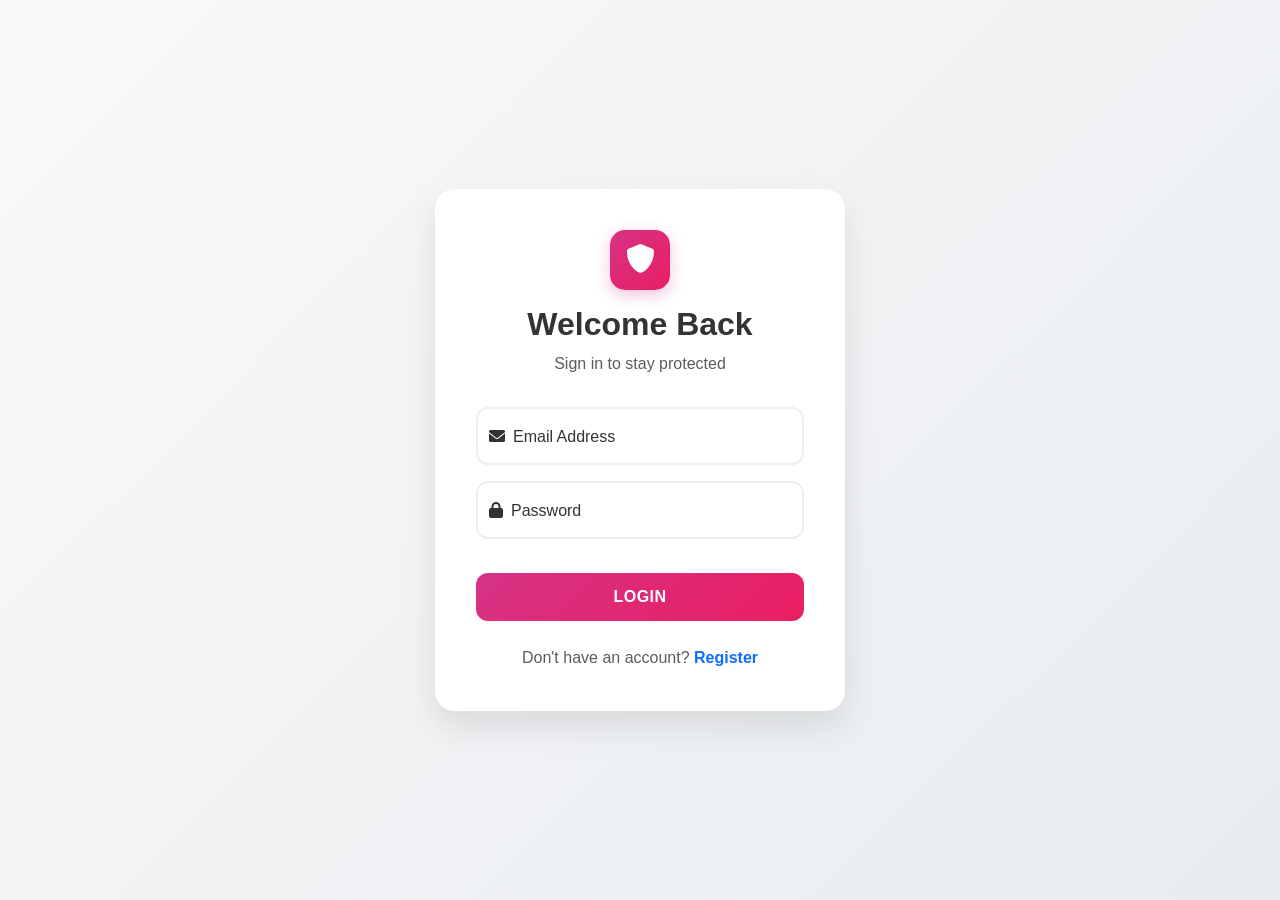
<file: html/login.html>
<!DOCTYPE html>
<html lang="en">
<head>
    <meta charset="UTF-8">
    <meta name="viewport" content="width=device-width, initial-scale=1.0">
    <title>Login - SafetyGuard</title>
    <!-- Bootstrap CSS -->
    <link href="https://cdn.jsdelivr.net/npm/bootstrap@5.3.0/dist/css/bootstrap.min.css" rel="stylesheet">
    <!-- Font Awesome -->
    <link rel="stylesheet" href="https://cdnjs.cloudflare.com/ajax/libs/font-awesome/6.0.0/css/all.min.css">
    <!-- Custom CSS -->
    <link rel="stylesheet" href="../css/style.css">
    <style>
        body {
            background: linear-gradient(135deg, #f8f9fa 0%, #e9ecef 100%);
            min-height: 100vh;
            display: flex;
            align-items: center;
        }
        .auth-container {
            max-width: 450px;
            width: 100%;
            margin: auto;
            padding: 20px;
        }
        .auth-card {
            background: rgba(255, 255, 255, 0.95);
            backdrop-filter: blur(10px);
            border-radius: 20px;
            box-shadow: 0 15px 35px rgba(0, 0, 0, 0.1);
            padding: 40px;
            border: 1px solid rgba(255, 255, 255, 0.2);
        }
        .auth-header {
            text-align: center;
            margin-bottom: 30px;
        }
        .auth-logo {
            width: 60px;
            height: 60px;
            background: linear-gradient(135deg, #d63384, #e91e63);
            border-radius: 15px;
            display: flex;
            align-items: center;
            justify-content: center;
            margin: 0 auto 15px;
            color: white;
            font-size: 1.8rem;
            box-shadow: 0 5px 15px rgba(214, 51, 132, 0.3);
        }
        .form-floating > .form-control {
            border-radius: 12px;
            border: 2px solid #eee;
        }
        .form-floating > .form-control:focus {
            border-color: #d63384;
            box-shadow: 0 0 0 0.25rem rgba(214, 51, 132, 0.1);
        }
        .btn-auth {
            background: linear-gradient(135deg, #d63384, #e91e63);
            border: none;
            border-radius: 12px;
            padding: 12px;
            font-weight: 600;
            letter-spacing: 0.5px;
            margin-top: 10px;
            transition: all 0.3s ease;
        }
        .btn-auth:hover {
            transform: translateY(-2px);
            box-shadow: 0 5px 15px rgba(214, 51, 132, 0.4);
            background: linear-gradient(135deg, #e91e63, #d63384);
        }
    </style>
</head>
<body>
    <div class="auth-container">
        <div class="auth-card">
            <div class="auth-header">
                <a href="../index.html" class="text-decoration-none">
                    <div class="auth-logo">
                        <i class="fas fa-shield-alt"></i>
                    </div>
                </a>
                <h2 class="fw-bold">Welcome Back</h2>

                <p class="text-muted">Sign in to stay protected</p>
            </div>
            
            <form onsubmit="safetyApp.loginUser(event)">
                <div class="form-floating mb-3">
                    <input type="email" class="form-control" id="email" placeholder="name@example.com" required>
                    <label for="email"><i class="fas fa-envelope me-2"></i>Email Address</label>
                </div>
                <div class="form-floating mb-4">
                    <input type="password" class="form-control" id="password" placeholder="Password" required>
                    <label for="password"><i class="fas fa-lock me-2"></i>Password</label>
                </div>
                
                <button type="submit" class="btn btn-primary w-100 btn-auth" id="loginBtn">
                    <span>LOGIN</span>
                </button>
            </form>
            
            <div class="text-center mt-4">
                <p class="mb-0 text-muted">Don't have an account? <a href="register.html" class="text-primary fw-bold text-decoration-none">Register</a></p>
            </div>
        </div>
    </div>

    <!-- Scripts -->
    <script src="https://cdn.jsdelivr.net/npm/bootstrap@5.3.0/dist/js/bootstrap.bundle.min.js"></script>
    <script src="../js/script.js"></script>
</body>
</html>
</file>
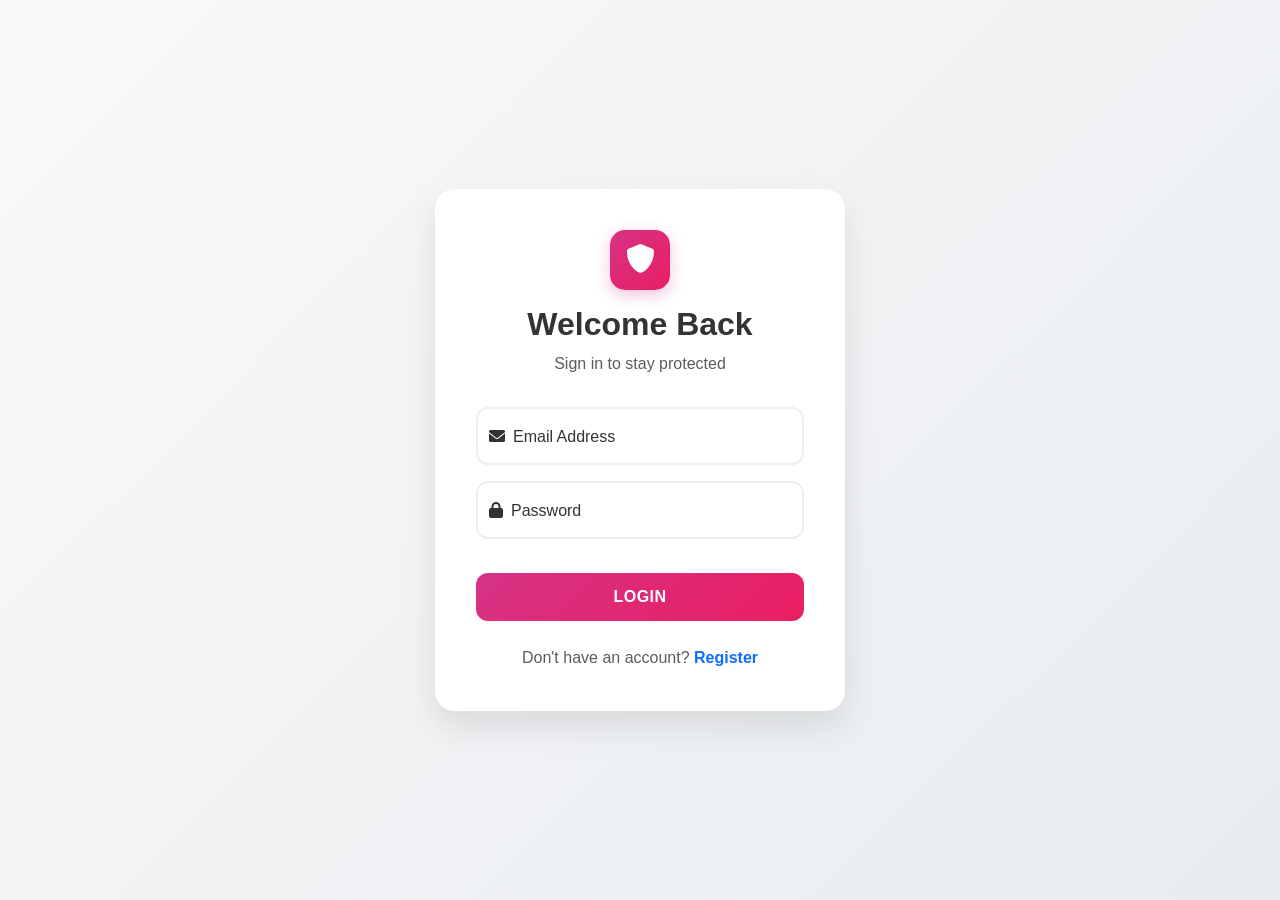
<file: html/profile.html>
<!DOCTYPE html>
<html lang="en">
  <head>
    <meta charset="UTF-8" />
    <meta name="viewport" content="width=device-width, initial-scale=1.0" />
    <title>User Profile - SafetyGuard</title>
    <link
      href="https://cdn.jsdelivr.net/npm/bootstrap@5.3.0/dist/css/bootstrap.min.css"
      rel="stylesheet"
    />
    <link rel="stylesheet" href="https://cdnjs.cloudflare.com/ajax/libs/font-awesome/6.0.0/css/all.min.css" />
    <link rel="stylesheet" href="../css/style.css" />
  </head>
  <body>
    <!-- Navbar -->
    <nav class="navbar navbar-expand-lg fixed-top">
      <div class="container">
        <a class="navbar-brand fw-bold" href="../index.html">
          <i class="fas fa-shield-alt me-2"></i>SafetyGuard
        </a>
        <button class="navbar-toggler" type="button" data-bs-toggle="collapse" data-bs-target="#navbarNav">
          <span class="navbar-toggler-icon"></span>
        </button>
        <div class="collapse navbar-collapse" id="navbarNav">
          <ul class="navbar-nav ms-auto">
            <li class="nav-item">
              <a class="nav-link" href="dashboard.html">Dashboard</a>
            </li>
            <li class="nav-item">
              <a class="nav-link" href="report.html">Report Incident</a>
            </li>
            <li class="nav-item">
              <a class="nav-link" href="contacts.html">Emergency Contacts</a>
            </li>
            <li class="nav-item">
              <a class="nav-link active" href="profile.html">Profile</a>
            </li>
            <li class="nav-item">
              <a class="nav-link" href="javascript:void(0)" onclick="logoutUser()">Logout</a>
            </li>
          </ul>
        </div>
      </div>
    </nav>

    <!-- Main Content -->
    <div class="container" style="margin-top: 100px;">
      <div class="row">
        <div class="col-lg-10 mx-auto">
          <!-- Profile Header -->
          <div class="card mb-4">
            <div class="card-body text-center">
              <div class="profile-avatar-large mb-3">
                <i class="fas fa-user-circle fa-6x text-primary"></i>
                <button class="btn btn-sm btn-outline-primary position-absolute" style="bottom: 0; right: 0;">
                  <i class="fas fa-camera"></i>
                </button>
              </div>
              <h3 id="welcome-name">User</h3>
              <p class="text-muted">Member since august 2025</p>
              <div class="status-badge">
                <span class="badge bg-success">Active</span>
              </div>
            </div>
          </div>

          <div class="row">
            <!-- Personal Information -->
            <div class="col-lg-6">
              <div class="card mb-4">
                <div class="card-header">
                  <h5 class="mb-0"><i class="fas fa-user me-2"></i>Personal Information</h5>
                </div>
                <div class="card-body">
                  <form id="personalInfoForm">
                    <div class="row">
                      <div class="col-md-6 mb-3">
                        <label for="firstName" class="form-label">First Name</label>
                        <input type="text" class="form-control" id="firstName" value="RIDDHI">
                      </div>
                      <div class="col-md-6 mb-3">
                        <label for="lastName" class="form-label">Last Name</label>
                        <input type="text" class="form-control" id="lastName" value="HUMBAL">
                      </div>
                    </div>
                    <div class="mb-3">
                      <label for="email" class="form-label">Email</label>
                      <input type="email" class="form-control" id="email" value="riddhih123@gmail.com">
                    </div>
                    <div class="mb-3">
                      <label for="phone" class="form-label">Phone Number</label>
                      <input type="tel" class="form-control" id="phone" value="+91 8523694671">
                    </div>
                    <div class="mb-3">
                      <label for="address" class="form-label">Address</label>
                      <textarea class="form-control" id="address" rows="2">silver heights , nana mava road , rajkot</textarea>
                    </div>
                    <div class="mb-3">
                      <label for="emergencyContact" class="form-label">Primary Emergency Contact</label>
                      <input type="tel" class="form-control" id="emergencyContact" value="+91 7894562845">
                    </div>
                    <button type="submit" class="btn btn-primary">
                      <i class="fas fa-save me-2"></i>Save Changes
                    </button>
                  </form>
                </div>
              </div>
            </div>

            <!-- Safety Settings -->
            <div class="col-lg-6">
              <div class="card mb-4">
                <div class="card-header">
                  <h5 class="mb-0"><i class="fas fa-shield-alt me-2"></i>Safety Settings</h5>
                </div>
                <div class="card-body">
                  <div class="setting-item d-flex justify-content-between align-items-center mb-3">
                    <div>
                      <h6 class="mb-1">Location Sharing</h6>
                      <small class="text-muted">Allow automatic location sharing with emergency contacts</small>
                    </div>
                    <div class="form-check form-switch">
                      <input class="form-check-input" type="checkbox" id="locationSharing" checked>
                    </div>
                  </div>
                  
                  <div class="setting-item d-flex justify-content-between align-items-center mb-3">
                    <div>
                      <h6 class="mb-1">Emergency Notifications</h6>
                      <small class="text-muted">Receive notifications about nearby incidents</small>
                    </div>
                    <div class="form-check form-switch">
                      <input class="form-check-input" type="checkbox" id="emergencyNotifications" checked>
                    </div>
                  </div>
                  
                  <div class="setting-item d-flex justify-content-between align-items-center mb-3">
                    <div>
                      <h6 class="mb-1">SOS Auto-Dial</h6>
                      <small class="text-muted">Automatically call emergency services when SOS is activated</small>
                    </div>
                    <div class="form-check form-switch">
                      <input class="form-check-input" type="checkbox" id="sosAutoDial">
                    </div>
                  </div>
                  
                  <div class="setting-item d-flex justify-content-between align-items-center mb-3">
                    <div>
                      <h6 class="mb-1">Safety Tips</h6>
                      <small class="text-muted">Receive daily safety tips and reminders</small>
                    </div>
                    <div class="form-check form-switch">
                      <input class="form-check-input" type="checkbox" id="safetyTips" checked>
                    </div>
                  </div>
                  
                  <div class="setting-item d-flex justify-content-between align-items-center">
                    <div>
                      <h6 class="mb-1">Dark Mode</h6>
                      <small class="text-muted">Use dark theme for better visibility at night</small>
                    </div>
                    <div class="form-check form-switch">
                      <input class="form-check-input" type="checkbox" id="darkMode">
                    </div>
                  </div>
                </div>
              </div>
            </div>
          </div>

          <!-- Safety Statistics -->
          <div class="card mb-4">
            <div class="card-header">
              <h5 class="mb-0"><i class="fas fa-chart-bar me-2"></i>Safety Statistics</h5>
            </div>
            <div class="card-body">
              <div class="row">
                <div class="col-md-3 mb-3">
                  <div class="stat-card text-center">
                    <div class="stat-icon bg-primary">
                      <i class="fas fa-calendar-check text-white"></i>
                    </div>
                    <h4 class="mt-2">45</h4>
                    <p class="text-muted">Days Safe</p>
                  </div>
                </div>
                <div class="col-md-3 mb-3">
                  <div class="stat-card text-center">
                    <div class="stat-icon bg-success">
                      <i class="fas fa-map-marker-alt text-white"></i>
                    </div>
                    <h4 class="mt-2">12</h4>
                    <p class="text-muted">Location Shares</p>
                  </div>
                </div>
                <div class="col-md-3 mb-3">
                  <div class="stat-card text-center">
                    <div class="stat-icon bg-warning">
                      <i class="fas fa-file-alt text-white"></i>
                    </div>
                    <h4 class="mt-2">3</h4>
                    <p class="text-muted">Reports Filed</p>
                  </div>
                </div>
                <div class="col-md-3 mb-3">
                  <div class="stat-card text-center">
                    <div class="stat-icon bg-info">
                      <i class="fas fa-users text-white"></i>
                    </div>
                    <h4 class="mt-2">5</h4>
                    <p class="text-muted">Emergency Contacts</p>
                  </div>
                </div>
              </div>
            </div>
          </div>

          <!-- Recent Activity -->
          <div class="card mb-4">
            <div class="card-header">
              <h5 class="mb-0"><i class="fas fa-history me-2"></i>Recent Activity</h5>
            </div>
            <div class="card-body">
              <div class="activity-timeline">
                <div class="activity-item d-flex align-items-center mb-3">
                  <div class="activity-icon bg-success">
                    <i class="fas fa-check text-white"></i>
                  </div>
                  <div class="ms-3">
                    <p class="mb-0"><strong>Location shared with emergency contacts</strong></p>
                    <small class="text-muted">2 minutes ago</small>
                  </div>
                </div>
                
                <div class="activity-item d-flex align-items-center mb-3">
                  <div class="activity-icon bg-info">
                    <i class="fas fa-phone text-white"></i>
                  </div>
                  <div class="ms-3">
                    <p class="mb-0"><strong>Emergency call made to 911</strong></p>
                    <small class="text-muted">1 hour ago</small>
                  </div>
                </div>
                
                <div class="activity-item d-flex align-items-center mb-3">
                  <div class="activity-icon bg-warning">
                    <i class="fas fa-file-alt text-white"></i>
                  </div>
                  <div class="ms-3">
                    <p class="mb-0"><strong>Incident report submitted</strong></p>
                    <small class="text-muted">Yesterday</small>
                  </div>
                </div>
                
                <div class="activity-item d-flex align-items-center">
                  <div class="activity-icon bg-primary">
                    <i class="fas fa-user-plus text-white"></i>
                  </div>
                  <div class="ms-3">
                    <p class="mb-0"><strong>New emergency contact added</strong></p>
                    <small class="text-muted">3 days ago</small>
                  </div>
                </div>
              </div>
            </div>
          </div>

          <!-- Account Actions -->
          <div class="card">
            <div class="card-header">
              <h5 class="mb-0"><i class="fas fa-cog me-2"></i>Account Actions</h5>
            </div>
            <div class="card-body">
              <div class="row">
                <div class="col-md-4 mb-3">
                  <button class="btn btn-outline-primary w-100" onclick="changePassword()">
                    <i class="fas fa-key me-2"></i>Change Password
                  </button>
                </div>
                <div class="col-md-4 mb-3">
                  <button class="btn btn-outline-warning w-100" onclick="exportData()">
                    <i class="fas fa-download me-2"></i>Export Data
                  </button>
                </div>
                <div class="col-md-4 mb-3">
                  <button class="btn btn-outline-danger w-100" onclick="deleteAccount()">
                    <i class="fas fa-trash me-2"></i>Delete Account
                  </button>
                </div>
              </div>
            </div>
          </div>
        </div>
      </div>
    </div>

    <!-- Change Password Modal -->
    <div class="modal fade" id="changePasswordModal" tabindex="-1">
      <div class="modal-dialog">
        <div class="modal-content">
          <div class="modal-header">
            <h5 class="modal-title">Change Password</h5>
            <button type="button" class="btn-close" data-bs-dismiss="modal"></button>
          </div>
          <div class="modal-body">
            <form id="changePasswordForm">
              <div class="mb-3">
                <label for="currentPassword" class="form-label">Current Password</label>
                <input type="password" class="form-control" id="currentPassword" required>
              </div>
              <div class="mb-3">
                <label for="newPassword" class="form-label">New Password</label>
                <input type="password" class="form-control" id="newPassword" required>
              </div>
              <div class="mb-3">
                <label for="confirmPassword" class="form-label">Confirm New Password</label>
                <input type="password" class="form-control" id="confirmPassword" required>
              </div>
            </form>
          </div>
          <div class="modal-footer">
            <button type="button" class="btn btn-secondary" data-bs-dismiss="modal">Cancel</button>
            <button type="button" class="btn btn-primary" onclick="savePassword()">Change Password</button>
          </div>
        </div>
      </div>
    </div>

    <script src="https://cdn.jsdelivr.net/npm/bootstrap@5.3.0/dist/js/bootstrap.bundle.min.js"></script>
    <script src="../js/script.js"></script>
    <script>
      // Profile management functions
      function savePersonalInfo(event) {
        event.preventDefault();
        showNotification('✅ Personal information updated successfully!', 'success');
      }

      function changePassword() {
        const modal = new bootstrap.Modal(document.getElementById('changePasswordModal'));
        modal.show();
      }

      function savePassword() {
        const currentPassword = document.getElementById('currentPassword').value;
        const newPassword = document.getElementById('newPassword').value;
        const confirmPassword = document.getElementById('confirmPassword').value;

        if (newPassword !== confirmPassword) {
          showNotification('❌ New passwords do not match', 'danger');
          return;
        }

        if (newPassword.length < 8) {
          showNotification('❌ Password must be at least 8 characters long', 'danger');
          return;
        }

        showNotification('✅ Password changed successfully!', 'success');
        const modal = bootstrap.Modal.getInstance(document.getElementById('changePasswordModal'));
        modal.hide();
        document.getElementById('changePasswordForm').reset();
      }

      function exportData() {
        showNotification('📥 Exporting your data...', 'info');
        setTimeout(() => {
          showNotification('✅ Data exported successfully! Check your email.', 'success');
        }, 2000);
      }

      function deleteAccount() {
        if (confirm('Are you sure you want to delete your account? This action cannot be undone.')) {
          showNotification('🗑️ Account deletion in progress...', 'warning');
          setTimeout(() => {
            window.location.href = '../index.html';
          }, 3000);
        }
      }

      // Event listeners
      document.addEventListener('DOMContentLoaded', function() {
        document.getElementById('personalInfoForm').addEventListener('submit', savePersonalInfo);
        
        // Add toggle functionality for settings
        document.querySelectorAll('.form-check-input').forEach(toggle => {
          toggle.addEventListener('change', function() {
            const settingName = this.id;
            const isEnabled = this.checked;
            showNotification(`✅ ${settingName} ${isEnabled ? 'enabled' : 'disabled'}`, 'success');
          });
        });
      });
    </script>
  </body>
</html>
</file>
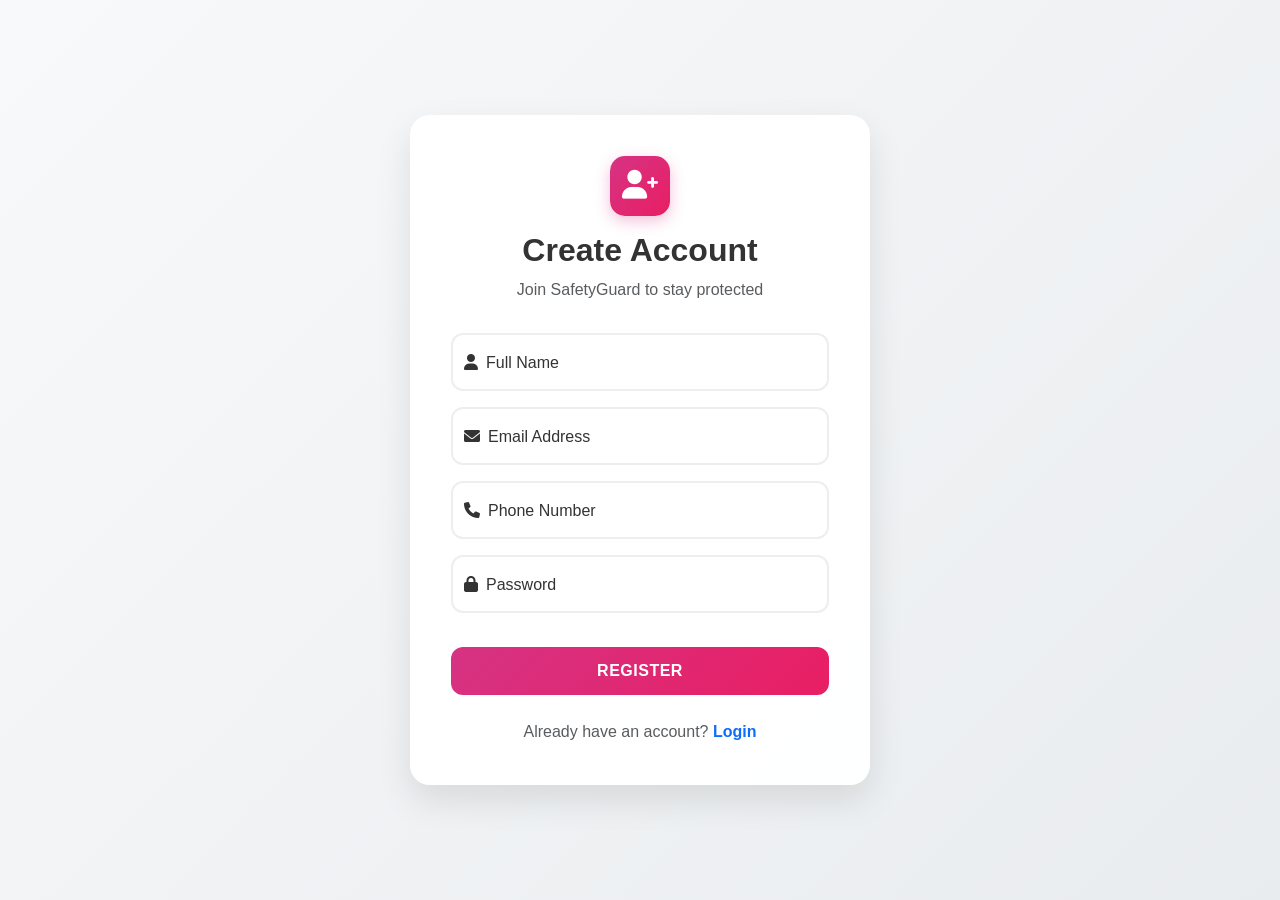
<file: html/register.html>
<!DOCTYPE html>
<html lang="en">
<head>
    <meta charset="UTF-8">
    <meta name="viewport" content="width=device-width, initial-scale=1.0">
    <title>Register - SafetyGuard</title>
    <!-- Bootstrap CSS -->
    <link href="https://cdn.jsdelivr.net/npm/bootstrap@5.3.0/dist/css/bootstrap.min.css" rel="stylesheet">
    <!-- Font Awesome -->
    <link rel="stylesheet" href="https://cdnjs.cloudflare.com/ajax/libs/font-awesome/6.0.0/css/all.min.css">
    <!-- Custom CSS -->
    <link rel="stylesheet" href="../css/style.css">
    <style>
        body {
            background: linear-gradient(135deg, #f8f9fa 0%, #e9ecef 100%);
            min-height: 100vh;
            display: flex;
            align-items: center;
            padding: 40px 0;
        }
        .auth-container {
            max-width: 500px;
            width: 100%;
            margin: auto;
            padding: 20px;
        }
        .auth-card {
            background: rgba(255, 255, 255, 0.95);
            backdrop-filter: blur(10px);
            border-radius: 20px;
            box-shadow: 0 15px 35px rgba(0, 0, 0, 0.1);
            padding: 40px;
            border: 1px solid rgba(255, 255, 255, 0.2);
        }
        .auth-header {
            text-align: center;
            margin-bottom: 30px;
        }
        .auth-logo {
            width: 60px;
            height: 60px;
            background: linear-gradient(135deg, #d63384, #e91e63);
            border-radius: 15px;
            display: flex;
            align-items: center;
            justify-content: center;
            margin: 0 auto 15px;
            color: white;
            font-size: 1.8rem;
            box-shadow: 0 5px 15px rgba(214, 51, 132, 0.3);
        }
        .form-floating > .form-control {
            border-radius: 12px;
            border: 2px solid #eee;
        }
        .form-floating > .form-control:focus {
            border-color: #d63384;
            box-shadow: 0 0 0 0.25rem rgba(214, 51, 132, 0.1);
        }
        .btn-auth {
            background: linear-gradient(135deg, #d63384, #e91e63);
            border: none;
            border-radius: 12px;
            padding: 12px;
            font-weight: 600;
            letter-spacing: 0.5px;
            margin-top: 10px;
            transition: all 0.3s ease;
        }
        .btn-auth:hover {
            transform: translateY(-2px);
            box-shadow: 0 5px 15px rgba(214, 51, 132, 0.4);
            background: linear-gradient(135deg, #e91e63, #d63384);
        }
    </style>
</head>
<body>
    <div class="auth-container">
        <div class="auth-card">
            <div class="auth-header">
                <a href="../index.html" class="text-decoration-none">
                    <div class="auth-logo">
                        <i class="fas fa-user-plus"></i>
                    </div>
                </a>
                <h2 class="fw-bold">Create Account</h2>

                <p class="text-muted">Join SafetyGuard to stay protected</p>
            </div>
            
            <form onsubmit="safetyApp.registerUser(event)">
                <div class="form-floating mb-3">
                    <input type="text" class="form-control" id="name" placeholder="Full Name" required>
                    <label for="name"><i class="fas fa-user me-2"></i>Full Name</label>
                </div>
                <div class="form-floating mb-3">
                    <input type="email" class="form-control" id="email" placeholder="name@example.com" required>
                    <label for="email"><i class="fas fa-envelope me-2"></i>Email Address</label>
                </div>
                <div class="form-floating mb-3">
                    <input type="tel" class="form-control" id="phone" placeholder="Phone Number" required>
                    <label for="phone"><i class="fas fa-phone me-2"></i>Phone Number</label>
                </div>
                <div class="form-floating mb-4">
                    <input type="password" class="form-control" id="password" placeholder="Password" required>
                    <label for="password"><i class="fas fa-lock me-2"></i>Password</label>
                </div>
                
                <button type="submit" class="btn btn-primary w-100 btn-auth" id="registerBtn">
                    <span>REGISTER</span>
                </button>
            </form>
            
            <div class="text-center mt-4">
                <p class="mb-0 text-muted">Already have an account? <a href="login.html" class="text-primary fw-bold text-decoration-none">Login</a></p>
            </div>
        </div>
    </div>

    <!-- Scripts -->
    <script src="https://cdn.jsdelivr.net/npm/bootstrap@5.3.0/dist/js/bootstrap.bundle.min.js"></script>
    <script src="../js/script.js"></script>
</body>
</html>
</file>
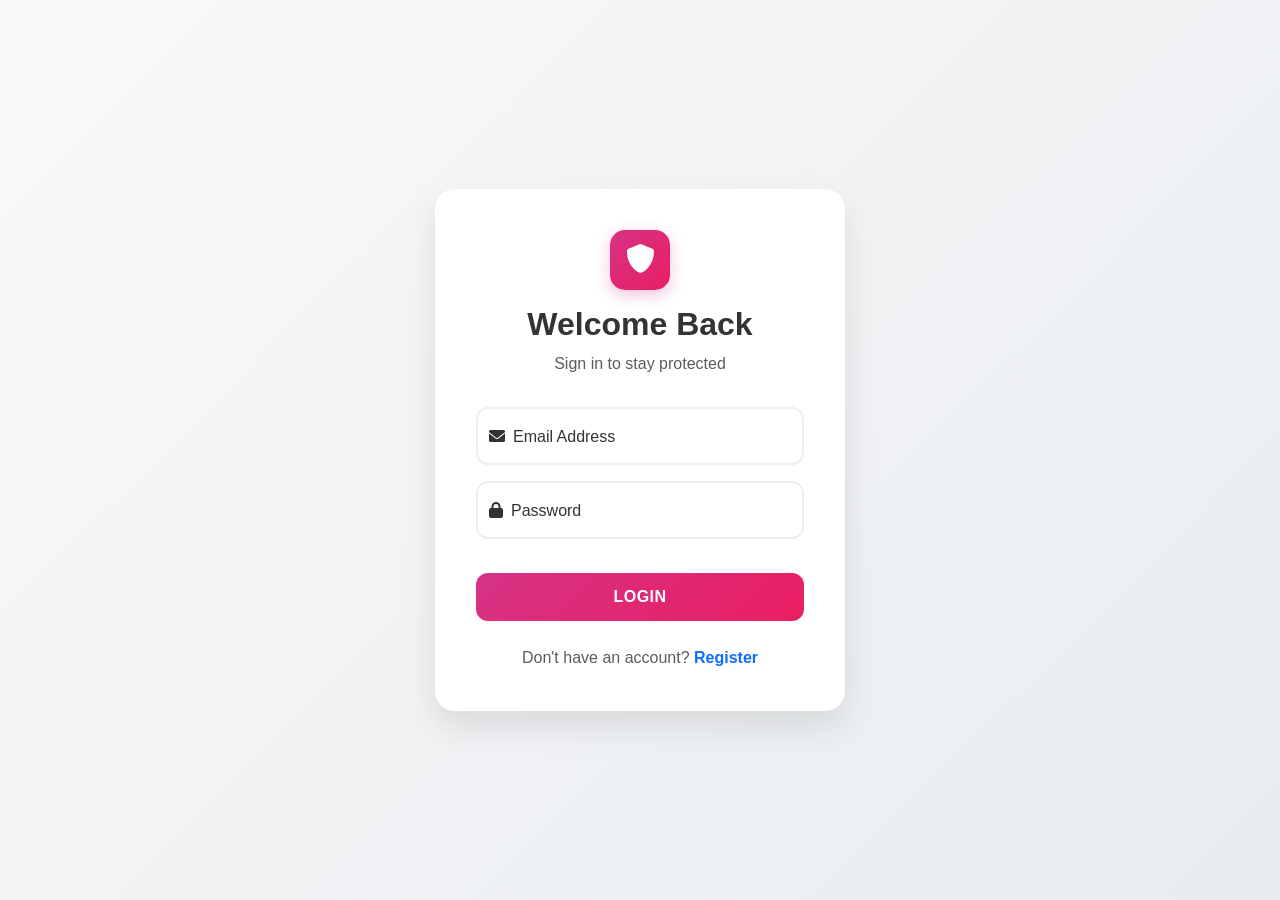
<file: html/report.html>
<!DOCTYPE html>
<html lang="en">
  <head>
    <meta charset="UTF-8" />
    <meta name="viewport" content="width=device-width, initial-scale=1.0" />
    <title>Report Incident - SafetyGuard</title>
    <link
      href="https://cdn.jsdelivr.net/npm/bootstrap@5.3.0/dist/css/bootstrap.min.css"
      rel="stylesheet"
    />
    <link rel="stylesheet" href="https://cdnjs.cloudflare.com/ajax/libs/font-awesome/6.0.0/css/all.min.css" />
    <link rel="stylesheet" href="../css/style.css" />
  </head>
  <body>
    <!-- Navbar -->
    <nav class="navbar navbar-expand-lg fixed-top">
      <div class="container">
        <a class="navbar-brand fw-bold" href="../index.html">
          <i class="fas fa-shield-alt me-2"></i>SafetyGuard
        </a>
        <button class="navbar-toggler" type="button" data-bs-toggle="collapse" data-bs-target="#navbarNav">
          <span class="navbar-toggler-icon"></span>
        </button>
        <div class="collapse navbar-collapse" id="navbarNav">
          <ul class="navbar-nav ms-auto">
            <li class="nav-item">
              <a class="nav-link" href="dashboard.html">Dashboard</a>
            </li>
            <li class="nav-item">
              <a class="nav-link active" href="report.html">Report Incident</a>
            </li>
            <li class="nav-item">
              <a class="nav-link" href="contacts.html">Emergency Contacts</a>
            </li>
            <li class="nav-item">
              <a class="nav-link" href="profile.html">Profile</a>
            </li>
            <li class="nav-item">
              <a class="nav-link" href="javascript:void(0)" onclick="logoutUser()">Logout</a>
            </li>
          </ul>
        </div>
      </div>
    </nav>

    <!-- Main Content -->
    <div class="container" style="margin-top: 100px;">
      <div class="row">
        <div class="col-lg-8 mx-auto">
          <!-- Header -->
          <div class="text-center mb-5">
            <h2><i class="fas fa-file-alt me-2"></i>Report Incident</h2>
            <p class="text-muted">Please provide detailed information about the incident to help authorities respond effectively.</p>
          </div>

          <!-- Incident Report Form -->
          <div class="card">
            <div class="card-header">
              <h5 class="mb-0"><i class="fas fa-edit me-2"></i>Incident Details</h5>
            </div>
            <div class="card-body">
              <form id="incidentReportForm" onsubmit="submitReport(event)">
                <!-- Incident Type -->
                <div class="mb-4">
                  <label class="form-label">Incident Type *</label>
                  <div class="row">
                    <div class="col-md-6">
                      <div class="form-check mb-2">
                        <input class="form-check-input" type="radio" name="incidentType" id="harassment" value="harassment" required>
                        <label class="form-check-label" for="harassment">
                          <i class="fas fa-exclamation-triangle text-warning me-2"></i>Harassment
                        </label>
                      </div>
                      <div class="form-check mb-2">
                        <input class="form-check-input" type="radio" name="incidentType" id="stalking" value="stalking">
                        <label class="form-check-label" for="stalking">
                          <i class="fas fa-eye text-danger me-2"></i>Stalking
                        </label>
                      </div>
                      <div class="form-check mb-2">
                        <input class="form-check-input" type="radio" name="incidentType" id="assault" value="assault">
                        <label class="form-check-label" for="assault">
                          <i class="fas fa-fist-raised text-danger me-2"></i>Assault
                        </label>
                      </div>
                    </div>
                    <div class="col-md-6">
                      <div class="form-check mb-2">
                        <input class="form-check-input" type="radio" name="incidentType" id="theft" value="theft">
                        <label class="form-check-label" for="theft">
                          <i class="fas fa-hand-holding-usd text-warning me-2"></i>Theft
                        </label>
                      </div>
                      <div class="form-check mb-2">
                        <input class="form-check-input" type="radio" name="incidentType" id="vandalism" value="vandalism">
                        <label class="form-check-label" for="vandalism">
                          <i class="fas fa-spray-can text-warning me-2"></i>Vandalism
                        </label>
                      </div>
                      <div class="form-check mb-2">
                        <input class="form-check-input" type="radio" name="incidentType" id="other" value="other">
                        <label class="form-check-label" for="other">
                          <i class="fas fa-ellipsis-h text-muted me-2"></i>Other
                        </label>
                      </div>
                    </div>
                  </div>
                </div>

                <!-- Date and Time -->
                <div class="row mb-4">
                  <div class="col-md-6">
                    <label for="incidentDate" class="form-label">Date of Incident *</label>
                    <input type="date" class="form-control" id="incidentDate" required>
                  </div>
                  <div class="col-md-6">
                    <label for="incidentTime" class="form-label">Time of Incident *</label>
                    <input type="time" class="form-control" id="incidentTime" required>
                  </div>
                </div>

                <!-- Location -->
                <div class="mb-4">
                  <label class="form-label">Location *</label>
                  <div class="row">
                    <div class="col-md-8">
                      <input type="text" class="form-control mb-2" id="locationAddress" placeholder="Street address or landmark" required>
                    </div>
                    <div class="col-md-4">
                      <button type="button" class="btn btn-outline-primary w-100" onclick="getCurrentLocationForReport()">
                        <i class="fas fa-map-marker-alt me-2"></i>Use Current Location
                      </button>
                    </div>
                  </div>
                  <div class="row">
                    <div class="col-md-6">
                      <input type="text" class="form-control" id="locationCity" placeholder="City" required>
                    </div>
                    <div class="col-md-6">
                      <input type="text" class="form-control" id="locationState" placeholder="State/Province" required>
                    </div>
                  </div>
                </div>

                <!-- Incident Description -->
                <div class="mb-4">
                  <label for="incidentDescription" class="form-label">Detailed Description *</label>
                  <textarea class="form-control" id="incidentDescription" rows="5" 
                    placeholder="Please provide a detailed description of what happened, including any relevant details about the perpetrator, witnesses, or circumstances..." required></textarea>
                </div>

                <!-- Perpetrator Information -->
                <div class="mb-4">
                  <label class="form-label">Perpetrator Information (if known)</label>
                  <div class="row">
                    <div class="col-md-6">
                      <input type="text" class="form-control mb-2" id="perpetratorGender" placeholder="Gender">
                    </div>
                    <div class="col-md-6">
                      <input type="text" class="form-control mb-2" id="perpetratorAge" placeholder="Approximate Age">
                    </div>
                  </div>
                  <div class="row">
                    <div class="col-md-6">
                      <input type="text" class="form-control mb-2" id="perpetratorHeight" placeholder="Height">
                    </div>
                    <div class="col-md-6">
                      <input type="text" class="form-control mb-2" id="perpetratorClothing" placeholder="Clothing Description">
                    </div>
                  </div>
                  <textarea class="form-control" id="perpetratorDescription" rows="3" 
                    placeholder="Additional description of the perpetrator..."></textarea>
                </div>

                <!-- Witnesses -->
                <div class="mb-4">
                  <label for="witnesses" class="form-label">Witnesses (if any)</label>
                  <textarea class="form-control" id="witnesses" rows="3" 
                    placeholder="Describe any witnesses or people who may have seen the incident..."></textarea>
                </div>

                <!-- Evidence Upload -->
                <div class="mb-4">
                  <label class="form-label">Evidence (Photos, Videos, Documents)</label>
                  <div class="file-upload-area border-2 border-dashed border-secondary rounded p-4 text-center">
                    <i class="fas fa-cloud-upload-alt fa-3x text-muted mb-3"></i>
                    <p class="text-muted">Drag and drop files here or click to browse</p>
                    <input type="file" class="form-control" id="evidenceFiles" multiple accept="image/*,video/*,.pdf,.doc,.docx">
                    <small class="text-muted">Maximum 5 files, 10MB each</small>
                  </div>
                  <div id="filePreview" class="mt-3"></div>
                </div>

                <!-- Emergency Level -->
                <div class="mb-4">
                  <label class="form-label">Emergency Level</label>
                  <div class="row">
                    <div class="col-md-4">
                      <div class="form-check">
                        <input class="form-check-input" type="radio" name="emergencyLevel" id="low" value="low">
                        <label class="form-check-label text-success" for="low">
                          <i class="fas fa-circle me-2"></i>Low - No immediate danger
                        </label>
                      </div>
                    </div>
                    <div class="col-md-4">
                      <div class="form-check">
                        <input class="form-check-input" type="radio" name="emergencyLevel" id="medium" value="medium" checked>
                        <label class="form-check-label text-warning" for="medium">
                          <i class="fas fa-circle me-2"></i>Medium - Concerning situation
                        </label>
                      </div>
                    </div>
                    <div class="col-md-4">
                      <div class="form-check">
                        <input class="form-check-input" type="radio" name="emergencyLevel" id="high" value="high">
                        <label class="form-check-label text-danger" for="high">
                          <i class="fas fa-circle me-2"></i>High - Immediate danger
                        </label>
                      </div>
                    </div>
                  </div>
                </div>

                <!-- Contact Preferences -->
                <div class="mb-4">
                  <label class="form-label">Contact Preferences</label>
                  <div class="form-check mb-2">
                    <input class="form-check-input" type="checkbox" id="contactByPhone" checked>
                    <label class="form-check-label" for="contactByPhone">
                      Contact me by phone for follow-up
                    </label>
                  </div>
                  <div class="form-check mb-2">
                    <input class="form-check-input" type="checkbox" id="contactByEmail" checked>
                    <label class="form-check-label" for="contactByEmail">
                      Contact me by email for follow-up
                    </label>
                  </div>
                  <div class="form-check">
                    <input class="form-check-input" type="checkbox" id="anonymousReport">
                    <label class="form-check-label" for="anonymousReport">
                      Submit anonymously (limited follow-up available)
                    </label>
                  </div>
                </div>

                <!-- Submit Buttons -->
                <div class="d-flex gap-3">
                  <button type="submit" class="btn btn-danger btn-lg flex-fill">
                    <i class="fas fa-paper-plane me-2"></i>Submit Report
                  </button>
                  <button type="button" class="btn btn-outline-secondary btn-lg" onclick="saveDraft()">
                    <i class="fas fa-save me-2"></i>Save Draft
                  </button>
                </div>
              </form>
            </div>
          </div>

          <!-- Emergency Contact Info -->
          <div class="card mt-4">
            <div class="card-header bg-warning text-dark">
              <h6 class="mb-0"><i class="fas fa-exclamation-triangle me-2"></i>Emergency Information</h6>
            </div>
            <div class="card-body">
              <p class="mb-2"><strong>If this is an emergency situation:</strong></p>
              <ul class="mb-3">
                <li>Call emergency services immediately (911)</li>
                <li>Use the SOS button on your dashboard</li>
                <li>Contact your emergency contacts</li>
                <li>Move to a safe location if possible</li>
              </ul>
              <div class="row">
                <div class="col-md-6">
                  <button class="btn btn-danger w-100 mb-2" onclick="emergencyCall()">
                    <i class="fas fa-phone me-2"></i>Call 911
                  </button>
                </div>
                <div class="col-md-6">
                  <a href="dashboard.html" class="btn btn-warning w-100 mb-2">
                    <i class="fas fa-exclamation-triangle me-2"></i>Go to Dashboard
                  </a>
                </div>
              </div>
            </div>
          </div>
        </div>
      </div>
    </div>

    <script src="https://cdn.jsdelivr.net/npm/bootstrap@5.3.0/dist/js/bootstrap.bundle.min.js"></script>
    <script src="../js/script.js"></script>
    <script>
      // Report-specific functions
      function getCurrentLocationForReport() {
        if (navigator.geolocation) {
          showNotification('📍 Getting your current location...', 'info');
          
          navigator.geolocation.getCurrentPosition((position) => {
            const lat = position.coords.latitude;
            const lng = position.coords.longitude;
            
            // Simulate reverse geocoding
            document.getElementById('locationAddress').value = `GPS: ${lat.toFixed(6)}, ${lng.toFixed(6)}`;
            document.getElementById('locationCity').value = 'Current Location';
            document.getElementById('locationState').value = 'GPS Coordinates';
            
            showNotification('✅ Location captured successfully!', 'success');
          }, (error) => {
            showNotification('❌ Unable to get location. Please enter manually.', 'warning');
          });
        } else {
          showNotification('❌ Geolocation not supported by this browser.', 'danger');
        }
      }

      function saveDraft() {
        const formData = new FormData(document.getElementById('incidentReportForm'));
        const draft = {
          timestamp: new Date().toISOString(),
          data: Object.fromEntries(formData)
        };
        
        localStorage.setItem('incidentDraft', JSON.stringify(draft));
        showNotification('💾 Draft saved successfully!', 'success');
      }

      function loadDraft() {
        const saved = localStorage.getItem('incidentDraft');
        if (saved) {
          const draft = JSON.parse(saved);
          // Populate form fields with draft data
          showNotification('📄 Draft loaded successfully!', 'info');
        }
      }

      // Enhanced submit function
      function submitReport(event) {
        event.preventDefault();
        
        const formData = new FormData(event.target);
        const report = {
          type: formData.get('incidentType'),
          date: formData.get('incidentDate'),
          time: formData.get('incidentTime'),
          location: {
            address: formData.get('locationAddress'),
            city: formData.get('locationCity'),
            state: formData.get('locationState')
          },
          description: formData.get('incidentDescription'),
          perpetrator: {
            gender: formData.get('perpetratorGender'),
            age: formData.get('perpetratorAge'),
            height: formData.get('perpetratorHeight'),
            clothing: formData.get('perpetratorClothing'),
            description: formData.get('perpetratorDescription')
          },
          witnesses: formData.get('witnesses'),
          emergencyLevel: formData.get('emergencyLevel'),
          contactPreferences: {
            phone: formData.get('contactByPhone') === 'on',
            email: formData.get('contactByEmail') === 'on',
            anonymous: formData.get('anonymousReport') === 'on'
          },
          timestamp: new Date().toISOString(),
          status: 'submitted'
        };

        // Simulate report submission
        console.log('Incident Report:', report);
        
        showNotification('📋 Submitting report...', 'info');
        
        setTimeout(() => {
          showNotification('✅ Incident report submitted successfully! Authorities have been notified.', 'success');
          
          // Clear draft
          localStorage.removeItem('incidentDraft');
          
          // Redirect to dashboard
          setTimeout(() => {
            window.location.href = 'dashboard.html';
          }, 2000);
        }, 2000);
      }

      // File upload handling
      document.getElementById('evidenceFiles').addEventListener('change', function(e) {
        const files = e.target.files;
        const preview = document.getElementById('filePreview');
        preview.innerHTML = '';
        
        Array.from(files).forEach((file, index) => {
          const fileItem = document.createElement('div');
          fileItem.className = 'd-flex align-items-center p-2 border rounded mb-2';
          fileItem.innerHTML = `
            <i class="fas fa-file me-2 text-primary"></i>
            <span class="flex-fill">${file.name}</span>
            <small class="text-muted">${(file.size / 1024 / 1024).toFixed(2)} MB</small>
            <button type="button" class="btn btn-sm btn-outline-danger ms-2" onclick="removeFile(${index})">
              <i class="fas fa-times"></i>
            </button>
          `;
          preview.appendChild(fileItem);
        });
      });

      function removeFile(index) {
        const input = document.getElementById('evidenceFiles');
        const dt = new DataTransfer();
        const { files } = input;
        
        for (let i = 0; i < files.length; i++) {
          if (i !== index) {
            dt.items.add(files[i]);
          }
        }
        
        input.files = dt.files;
        document.getElementById('evidenceFiles').dispatchEvent(new Event('change'));
      }

      // Initialize form
      document.addEventListener('DOMContentLoaded', function() {
        // Set default date to today
        document.getElementById('incidentDate').value = new Date().toISOString().split('T')[0];
        
        // Load draft if exists
        loadDraft();
        
        // Add form validation
        document.getElementById('incidentReportForm').addEventListener('input', function() {
          // Auto-save draft every 30 seconds
          clearTimeout(window.draftTimeout);
          window.draftTimeout = setTimeout(saveDraft, 30000);
        });
      });
    </script>
  </body>
</html>
</file>
<file: css/style.css>
/* Global Styles */
* {
  margin: 0;
  padding: 0;
  box-sizing: border-box;
}

body {
  font-family: 'Segoe UI', Tahoma, Geneva, Verdana, sans-serif;
  background: #f8f9fa;
  line-height: 1.6;
  color: #333;
}

/* Navbar Styles */
.navbar {
  background: linear-gradient(135deg, #d63384 0%, #e91e63 100%);
  box-shadow: 0 2px 10px rgba(0, 0, 0, 0.1);
  padding: 1rem 0;
  transition: all 0.3s ease;
}

.navbar-brand {
  font-size: 1.5rem;
  font-weight: 700;
  color: white !important;
}

.navbar-nav .nav-link {
  color: white !important;
  font-weight: 500;
  margin: 0 0.5rem;
  transition: all 0.3s ease;
  position: relative;
}

.navbar-nav .nav-link:hover {
  color: #ffd700 !important;
  transform: translateY(-2px);
}

.navbar-nav .nav-link::after {
  content: '';
  position: absolute;
  width: 0;
  height: 2px;
  bottom: -5px;
  left: 50%;
  background-color: #ffd700;
  transition: all 0.3s ease;
  transform: translateX(-50%);
}

.navbar-nav .nav-link:hover::after {
  width: 100%;
}

/* Hero Section */
.hero {
  background: linear-gradient(135deg, rgba(214, 51, 132, 0.9), rgba(233, 30, 99, 0.8)), 
              url('data:image/svg+xml,<svg xmlns="http://www.w3.org/2000/svg" viewBox="0 0 1000 1000"><defs><pattern id="grid" width="50" height="50" patternUnits="userSpaceOnUse"><path d="M 50 0 L 0 0 0 50" fill="none" stroke="rgba(255,255,255,0.1)" stroke-width="1"/></pattern></defs><rect width="100%" height="100%" fill="url(%23grid)"/></svg>');
  background-size: cover;
  color: white;
  padding: 120px 0 80px;
  text-align: center;
  position: relative;
  overflow: hidden;
}

.hero::before {
  content: '';
  position: absolute;
  top: 0;
  left: 0;
  right: 0;
  bottom: 0;
  background: url('data:image/svg+xml,<svg xmlns="http://www.w3.org/2000/svg" viewBox="0 0 100 100"><circle cx="20" cy="20" r="2" fill="rgba(255,255,255,0.1)"/><circle cx="80" cy="40" r="1.5" fill="rgba(255,255,255,0.1)"/><circle cx="40" cy="80" r="1" fill="rgba(255,255,255,0.1)"/></svg>');
  animation: float 20s ease-in-out infinite;
}

@keyframes float {
  0%, 100% { transform: translateY(0px); }
  50% { transform: translateY(-20px); }
}

.hero-content {
  position: relative;
  z-index: 2;
}

.hero h1 {
  font-size: 3.5rem;
  font-weight: 700;
  margin-bottom: 1.5rem;
  text-shadow: 2px 2px 4px rgba(0, 0, 0, 0.3);
}

.hero .lead {
  font-size: 1.25rem;
  margin-bottom: 2rem;
  opacity: 0.95;
}

.hero-buttons .btn {
  padding: 12px 30px;
  font-weight: 600;
  border-radius: 50px;
  transition: all 0.3s ease;
  text-transform: uppercase;
  letter-spacing: 1px;
}

.hero-buttons .btn:hover {
  transform: translateY(-3px);
  box-shadow: 0 10px 25px rgba(0, 0, 0, 0.2);
}

/* Feature Cards */
.feature-card {
  background: white;
  padding: 2rem;
  border-radius: 20px;
  box-shadow: 0 10px 30px rgba(0, 0, 0, 0.1);
  transition: all 0.3s ease;
  height: 100%;
  border: 1px solid rgba(0, 0, 0, 0.05);
}

.feature-card:hover {
  transform: translateY(-10px);
  box-shadow: 0 20px 40px rgba(0, 0, 0, 0.15);
}

.feature-icon {
  width: 80px;
  height: 80px;
  background: linear-gradient(135deg, #d63384, #e91e63);
  border-radius: 50%;
  display: flex;
  align-items: center;
  justify-content: center;
  margin: 0 auto 1.5rem;
  color: white;
  font-size: 2rem;
  transition: all 0.3s ease;
}

.feature-card:hover .feature-icon {
  transform: scale(1.1) rotate(5deg);
}

.feature-card h4 {
  color: #333;
  font-weight: 600;
  margin-bottom: 1rem;
}

.feature-card p {
  color: #666;
  line-height: 1.6;
}

/* Safety Tips */
.tip-card {
  background: white;
  padding: 2rem;
  border-radius: 15px;
  box-shadow: 0 5px 15px rgba(0, 0, 0, 0.08);
  height: 100%;
  border-left: 4px solid #d63384;
  transition: all 0.3s ease;
}

.tip-card:hover {
  transform: translateX(5px);
  box-shadow: 0 10px 25px rgba(0, 0, 0, 0.12);
}

.tip-card h5 {
  color: #d63384;
  font-weight: 600;
  margin-bottom: 1rem;
}

.tip-card ul {
  list-style: none;
  padding: 0;
}

.tip-card ul li {
  padding: 0.5rem 0;
  position: relative;
  padding-left: 1.5rem;
}

.tip-card ul li::before {
  content: '✓';
  position: absolute;
  left: 0;
  color: #28a745;
  font-weight: bold;
}

/* Emergency Cards */
.emergency-card {
  background: white;
  padding: 2rem;
  border-radius: 15px;
  box-shadow: 0 8px 25px rgba(0, 0, 0, 0.1);
  transition: all 0.3s ease;
  height: 100%;
}

.emergency-card:hover {
  transform: translateY(-5px);
  box-shadow: 0 15px 35px rgba(0, 0, 0, 0.15);
}

.emergency-icon {
  width: 70px;
  height: 70px;
  border-radius: 50%;
  display: flex;
  align-items: center;
  justify-content: center;
  margin: 0 auto 1rem;
  color: white;
  font-size: 1.5rem;
  transition: all 0.3s ease;
}

.emergency-icon.police {
  background: linear-gradient(135deg, #007bff, #0056b3);
}

.emergency-icon.ambulance {
  background: linear-gradient(135deg, #dc3545, #c82333);
}

.emergency-icon.fire {
  background: linear-gradient(135deg, #fd7e14, #e55a00);
}

.emergency-icon.women {
  background: linear-gradient(135deg, #d63384, #e91e63);
}

.emergency-card:hover .emergency-icon {
  transform: scale(1.1);
}

.emergency-number {
  font-size: 1.5rem;
  font-weight: 700;
  color: #333;
  margin: 0;
}

/* Form Styles */
.form-control {
  border: 2px solid #e9ecef;
  border-radius: 10px;
  padding: 12px 15px;
  transition: all 0.3s ease;
}

.form-control:focus {
  border-color: #d63384;
  box-shadow: 0 0 0 0.2rem rgba(214, 51, 132, 0.25);
}

.btn {
  border-radius: 10px;
  padding: 12px 25px;
  font-weight: 600;
  transition: all 0.3s ease;
  text-transform: uppercase;
  letter-spacing: 0.5px;
}

.btn-primary {
  background: linear-gradient(135deg, #d63384, #e91e63);
  border: none;
}

.btn-primary:hover {
  background: linear-gradient(135deg, #c82333, #d63384);
  transform: translateY(-2px);
  box-shadow: 0 5px 15px rgba(214, 51, 132, 0.4);
}

.btn-success {
  background: linear-gradient(135deg, #28a745, #20c997);
  border: none;
}

.btn-danger {
  background: linear-gradient(135deg, #dc3545, #fd7e14);
  border: none;
}

.btn-warning {
  background: linear-gradient(135deg, #ffc107, #fd7e14);
  border: none;
  color: #333;
}

.btn-info {
  background: linear-gradient(135deg, #17a2b8, #6f42c1);
  border: none;
}

/* Card Styles */
.card {
  border: none;
  border-radius: 20px;
  box-shadow: 0 10px 30px rgba(0, 0, 0, 0.1);
  transition: all 0.3s ease;
}

.card:hover {
  transform: translateY(-5px);
  box-shadow: 0 20px 40px rgba(0, 0, 0, 0.15);
}

/* Dashboard Styles */
.dashboard-btn {
  min-height: 120px;
  display: flex;
  flex-direction: column;
  align-items: center;
  justify-content: center;
  border-radius: 20px;
  transition: all 0.3s ease;
  text-decoration: none;
  color: white;
  font-weight: 600;
  font-size: 1.1rem;
}

.dashboard-btn:hover {
  transform: translateY(-5px) scale(1.02);
  color: white;
  text-decoration: none;
  box-shadow: 0 15px 35px rgba(0, 0, 0, 0.2);
}

.dashboard-btn i {
  font-size: 2.5rem;
  margin-bottom: 1rem;
}

/* Footer */
footer {
  background: linear-gradient(135deg, #343a40, #495057);
  color: white;
  padding: 2rem 0;
}

.social-links a {
  color: white;
  font-size: 1.2rem;
  transition: all 0.3s ease;
}

.social-links a:hover {
  color: #ffd700;
  transform: translateY(-2px);
}

/* Responsive Design */
@media (max-width: 768px) {
  .hero h1 {
    font-size: 2.5rem;
  }
  
  .hero .lead {
    font-size: 1.1rem;
  }
  
  .feature-card,
  .tip-card,
  .emergency-card {
    margin-bottom: 1rem;
  }
  
  .hero-buttons .btn {
    display: block;
    margin: 0.5rem auto;
    width: 80%;
  }
}

@media (max-width: 576px) {
  .hero {
    padding: 100px 0 60px;
  }
  
  .hero h1 {
    font-size: 2rem;
  }
  
  .navbar-brand {
    font-size: 1.2rem;
  }
}

/* Animation Classes */
.fade-in {
  animation: fadeIn 1s ease-in;
}

@keyframes fadeIn {
  from { opacity: 0; transform: translateY(30px); }
  to { opacity: 1; transform: translateY(0); }
}

.slide-in-left {
  animation: slideInLeft 0.8s ease-out;
}

@keyframes slideInLeft {
  from { opacity: 0; transform: translateX(-50px); }
  to { opacity: 1; transform: translateX(0); }
}

.slide-in-right {
  animation: slideInRight 0.8s ease-out;
}

@keyframes slideInRight {
  from { opacity: 0; transform: translateX(50px); }
  to { opacity: 1; transform: translateX(0); }
}

/* Loading Animation */
.loading {
  display: inline-block;
  width: 20px;
  height: 20px;
  border: 3px solid rgba(255, 255, 255, 0.3);
  border-radius: 50%;
  border-top-color: #fff;
  animation: spin 1s ease-in-out infinite;
}

@keyframes spin {
  to { transform: rotate(360deg); }
}

/* Alert Styles */
.alert {
  border-radius: 15px;
  border: none;
  padding: 1rem 1.5rem;
  margin-bottom: 1rem;
}

.alert-success {
  background: linear-gradient(135deg, #d4edda, #c3e6cb);
  color: #155724;
}

.alert-danger {
  background: linear-gradient(135deg, #f8d7da, #f5c6cb);
  color: #721c24;
}

.alert-warning {
  background: linear-gradient(135deg, #fff3cd, #ffeaa7);
  color: #856404;
}

/* Custom Scrollbar */
::-webkit-scrollbar {
  width: 8px;
}

::-webkit-scrollbar-track {
  background: #f1f1f1;
}

::-webkit-scrollbar-thumb {
  background: linear-gradient(135deg, #d63384, #e91e63);
  border-radius: 4px;
}

::-webkit-scrollbar-thumb:hover {
  background: linear-gradient(135deg, #c82333, #d63384);
}

/* Additional Component Styles */
.profile-avatar-large {
  position: relative;
  display: inline-block;
}

.status-indicator {
  width: 12px;
  height: 12px;
  border-radius: 50%;
  display: inline-block;
  margin-right: 8px;
}

.status-indicator.online {
  background: #28a745;
  box-shadow: 0 0 0 2px rgba(40, 167, 69, 0.3);
}

.stat-card {
  padding: 1rem;
  border-radius: 15px;
  background: white;
  box-shadow: 0 5px 15px rgba(0, 0, 0, 0.08);
  transition: all 0.3s ease;
}

.stat-card:hover {
  transform: translateY(-5px);
  box-shadow: 0 10px 25px rgba(0, 0, 0, 0.12);
}

.stat-icon {
  width: 60px;
  height: 60px;
  border-radius: 50%;
  display: flex;
  align-items: center;
  justify-content: center;
  margin: 0 auto;
  font-size: 1.5rem;
}

.activity-icon {
  width: 40px;
  height: 40px;
  border-radius: 50%;
  display: flex;
  align-items: center;
  justify-content: center;
  font-size: 1rem;
}

.quick-action-card {
  transition: all 0.3s ease;
  border: 1px solid rgba(0, 0, 0, 0.05);
}

.quick-action-card:hover {
  transform: translateY(-3px);
  box-shadow: 0 8px 20px rgba(0, 0, 0, 0.1);
}

.emergency-service-icon {
  width: 60px;
  height: 60px;
  border-radius: 50%;
  display: flex;
  align-items: center;
  justify-content: center;
  margin: 0 auto;
  font-size: 1.5rem;
}

.contact-item {
  transition: all 0.3s ease;
}

.contact-item:hover {
  background: #f8f9fa;
  transform: translateX(5px);
}

.contact-avatar {
  width: 50px;
  height: 50px;
  border-radius: 50%;
  display: flex;
  align-items: center;
  justify-content: center;
  background: #f8f9fa;
}

.file-upload-area {
  transition: all 0.3s ease;
  cursor: pointer;
}

.file-upload-area:hover {
  border-color: #d63384 !important;
  background: rgba(214, 51, 132, 0.05);
}

.setting-item {
  padding: 1rem;
  border-radius: 10px;
  transition: all 0.3s ease;
}

.setting-item:hover {
  background: #f8f9fa;
}

.form-check-input:checked {
  background-color: #d63384;
  border-color: #d63384;
}

.alert-sm {
  padding: 0.5rem 1rem;
  font-size: 0.875rem;
}

/* Animation for status indicators */
@keyframes pulse {
  0% { transform: scale(1); }
  50% { transform: scale(1.1); }
  100% { transform: scale(1); }
}

.status-indicator.online {
  animation: pulse 2s infinite;
}

/* Responsive adjustments */
@media (max-width: 768px) {
  .contact-actions {
    flex-direction: column;
    gap: 0.5rem;
  }
  
  .contact-actions .btn {
    width: 100%;
  }
  
  .stat-card {
    margin-bottom: 1rem;
  }
  
  .emergency-service-icon {
    width: 50px;
    height: 50px;
    font-size: 1.2rem;
  }
}
</file>
